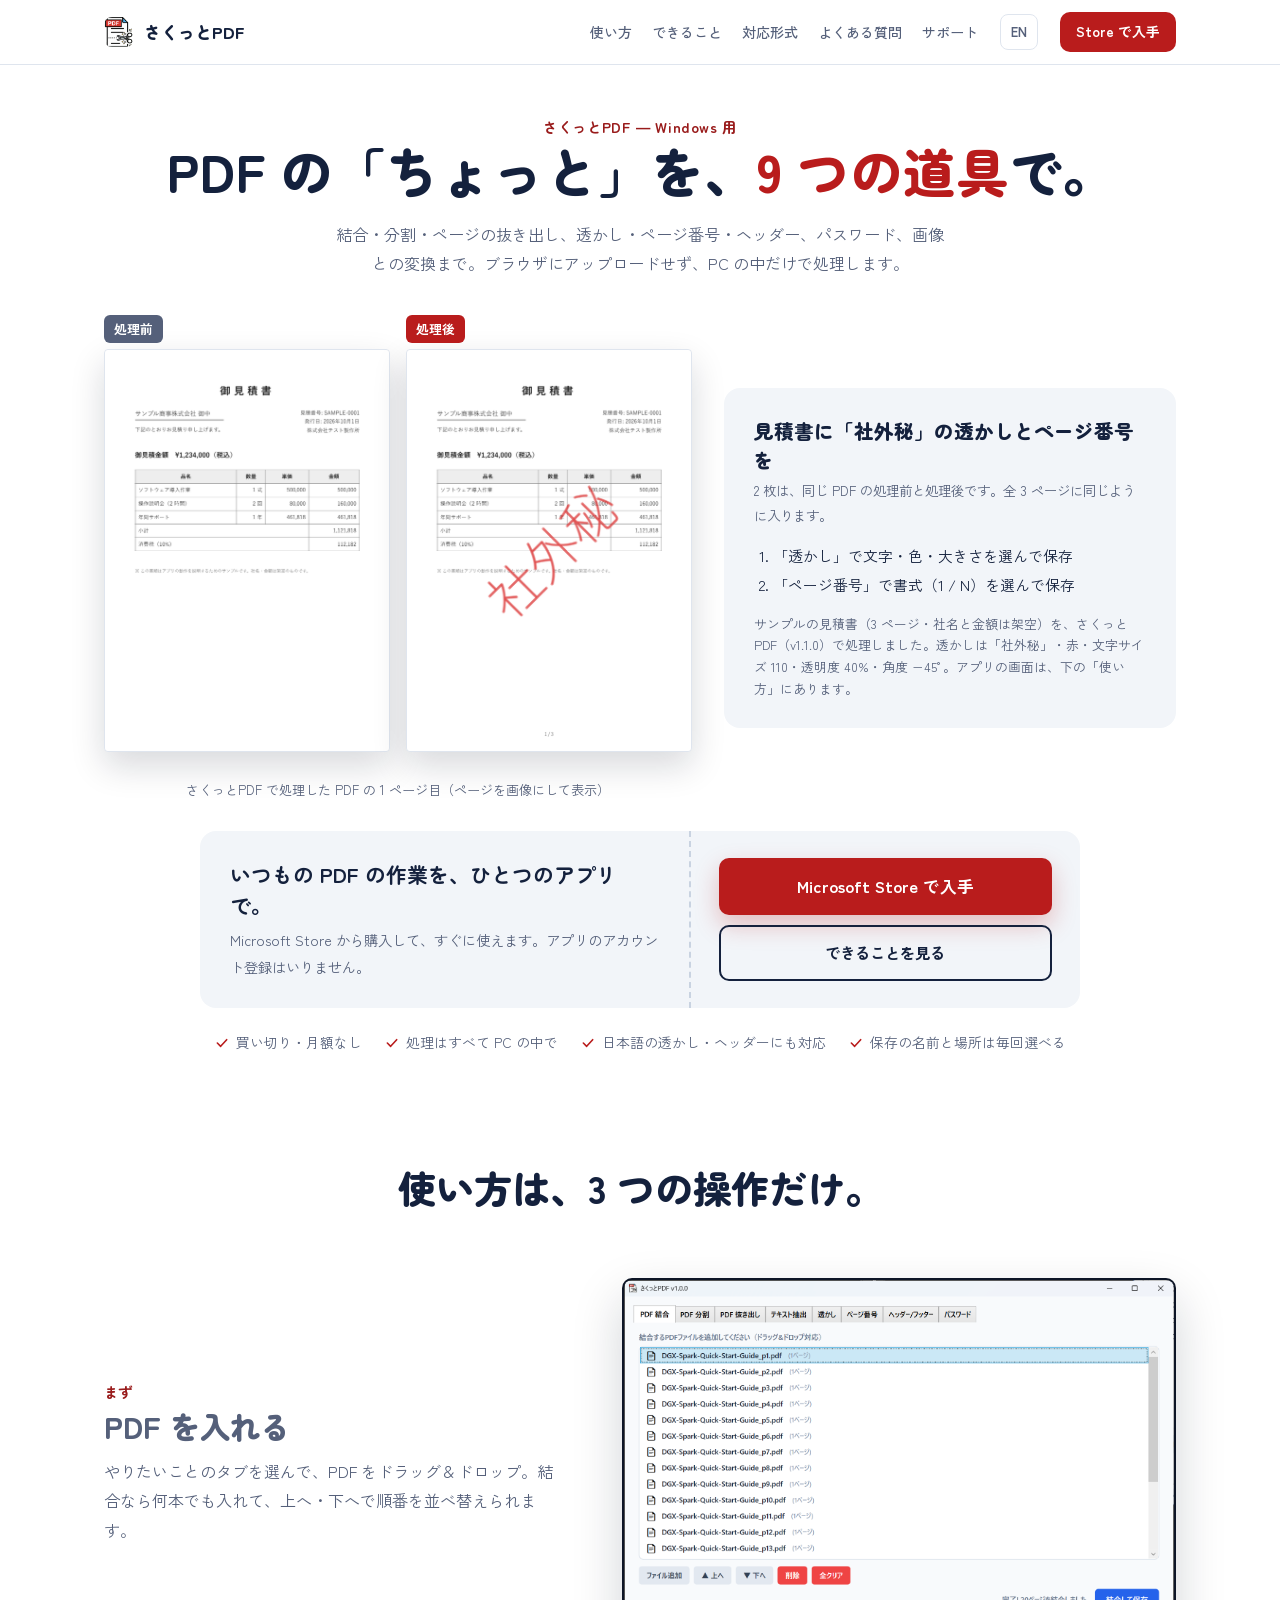
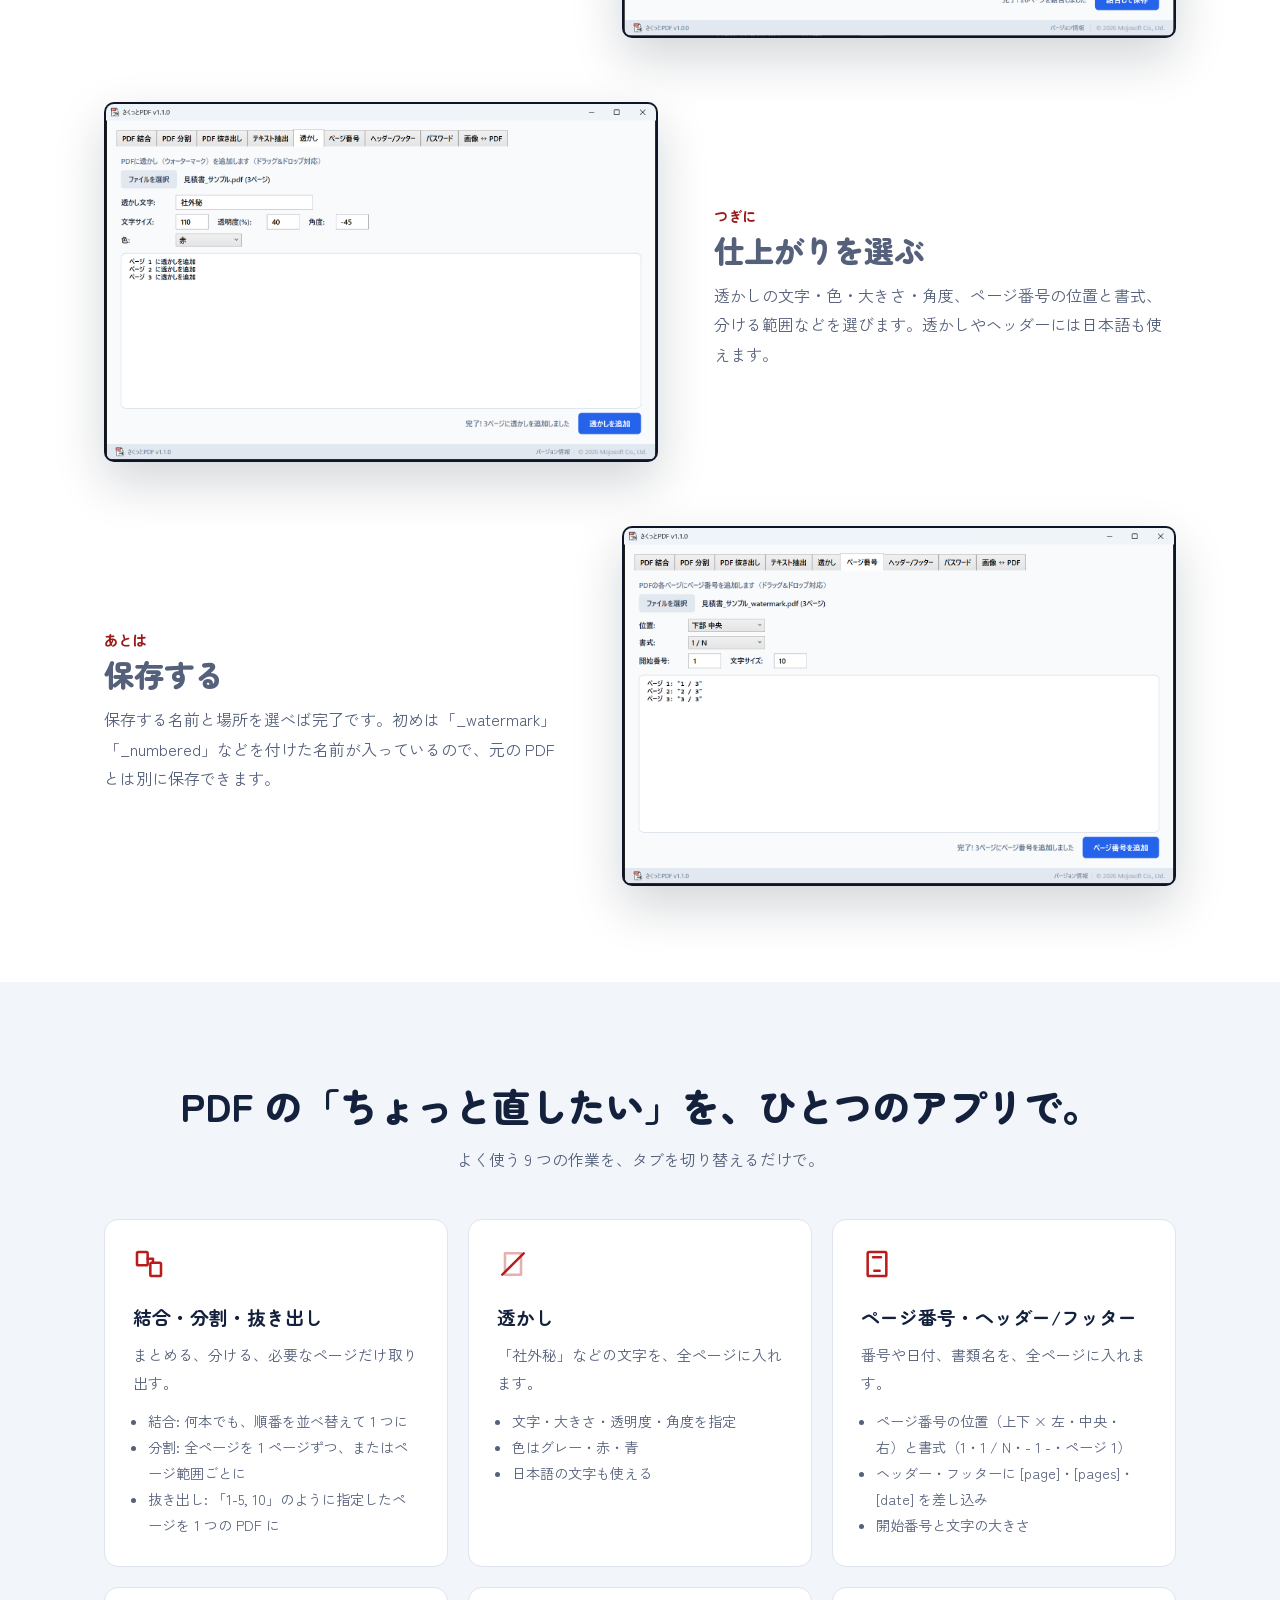
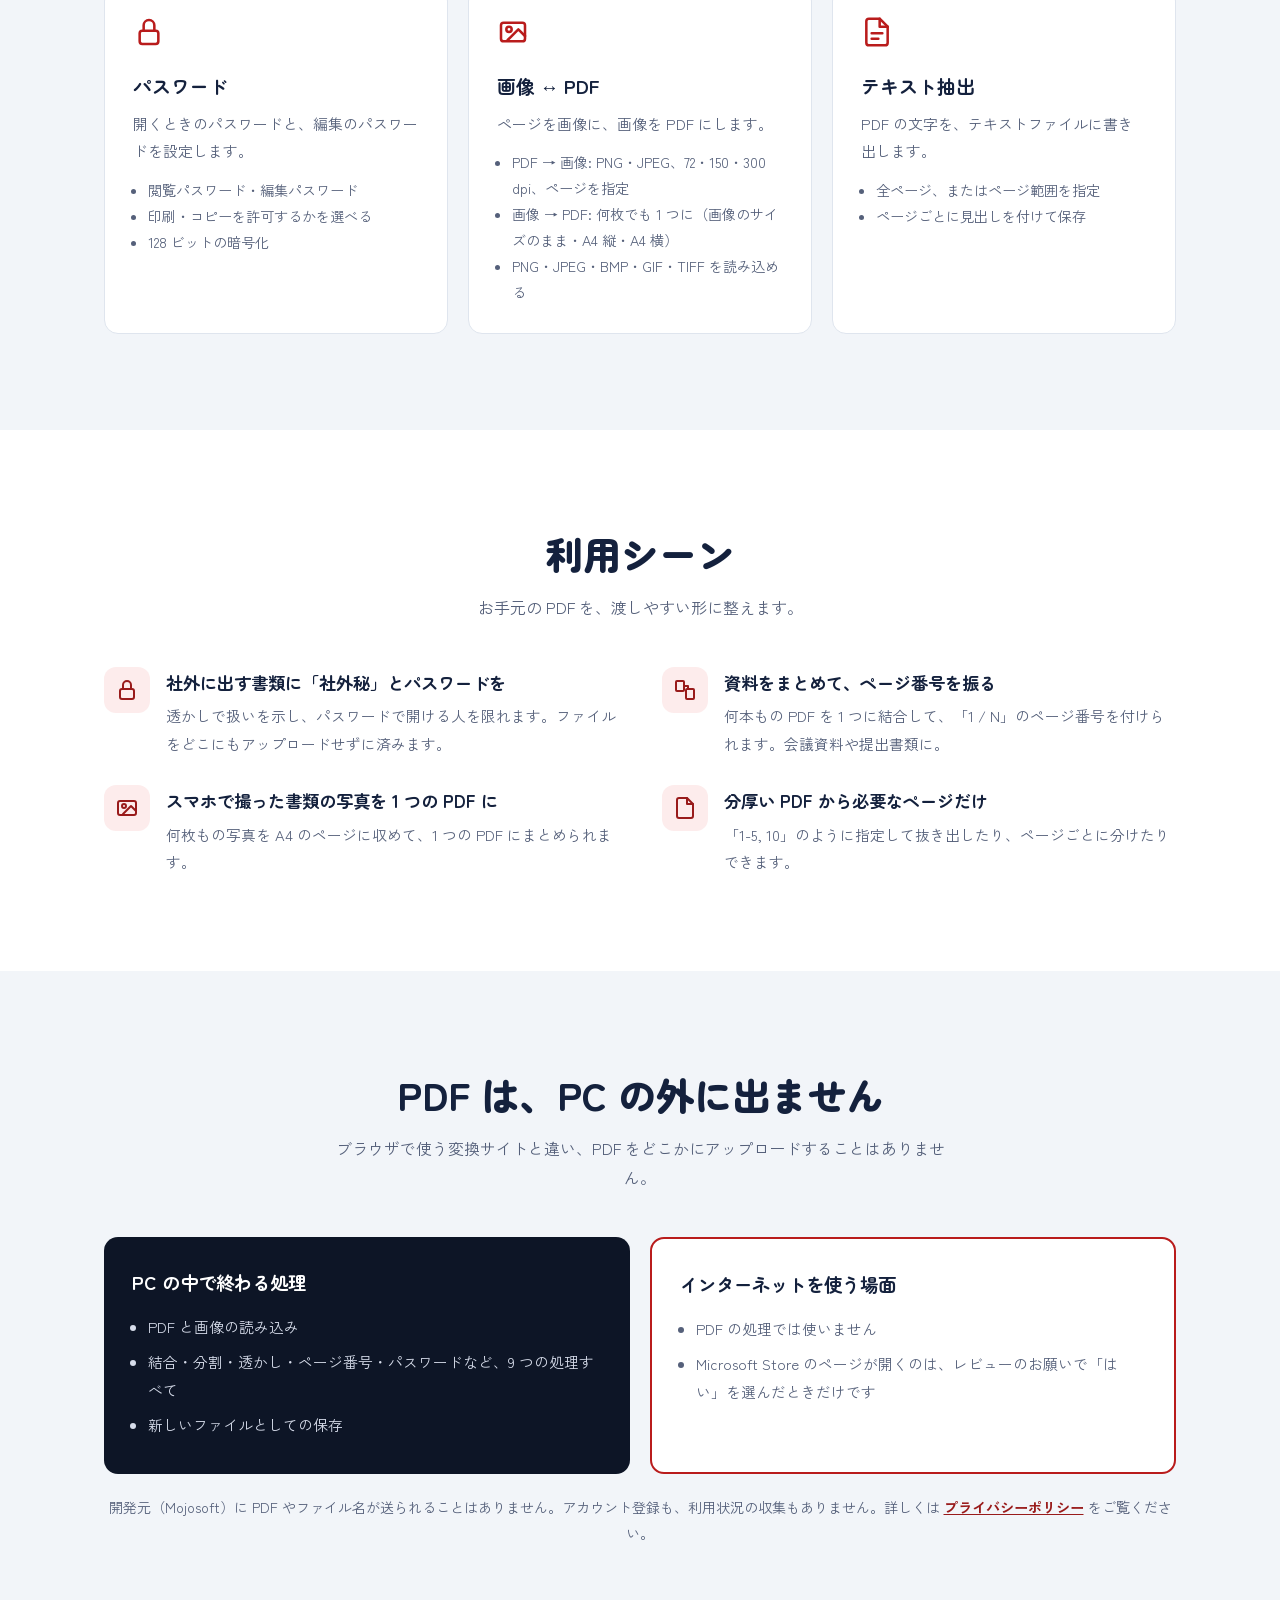
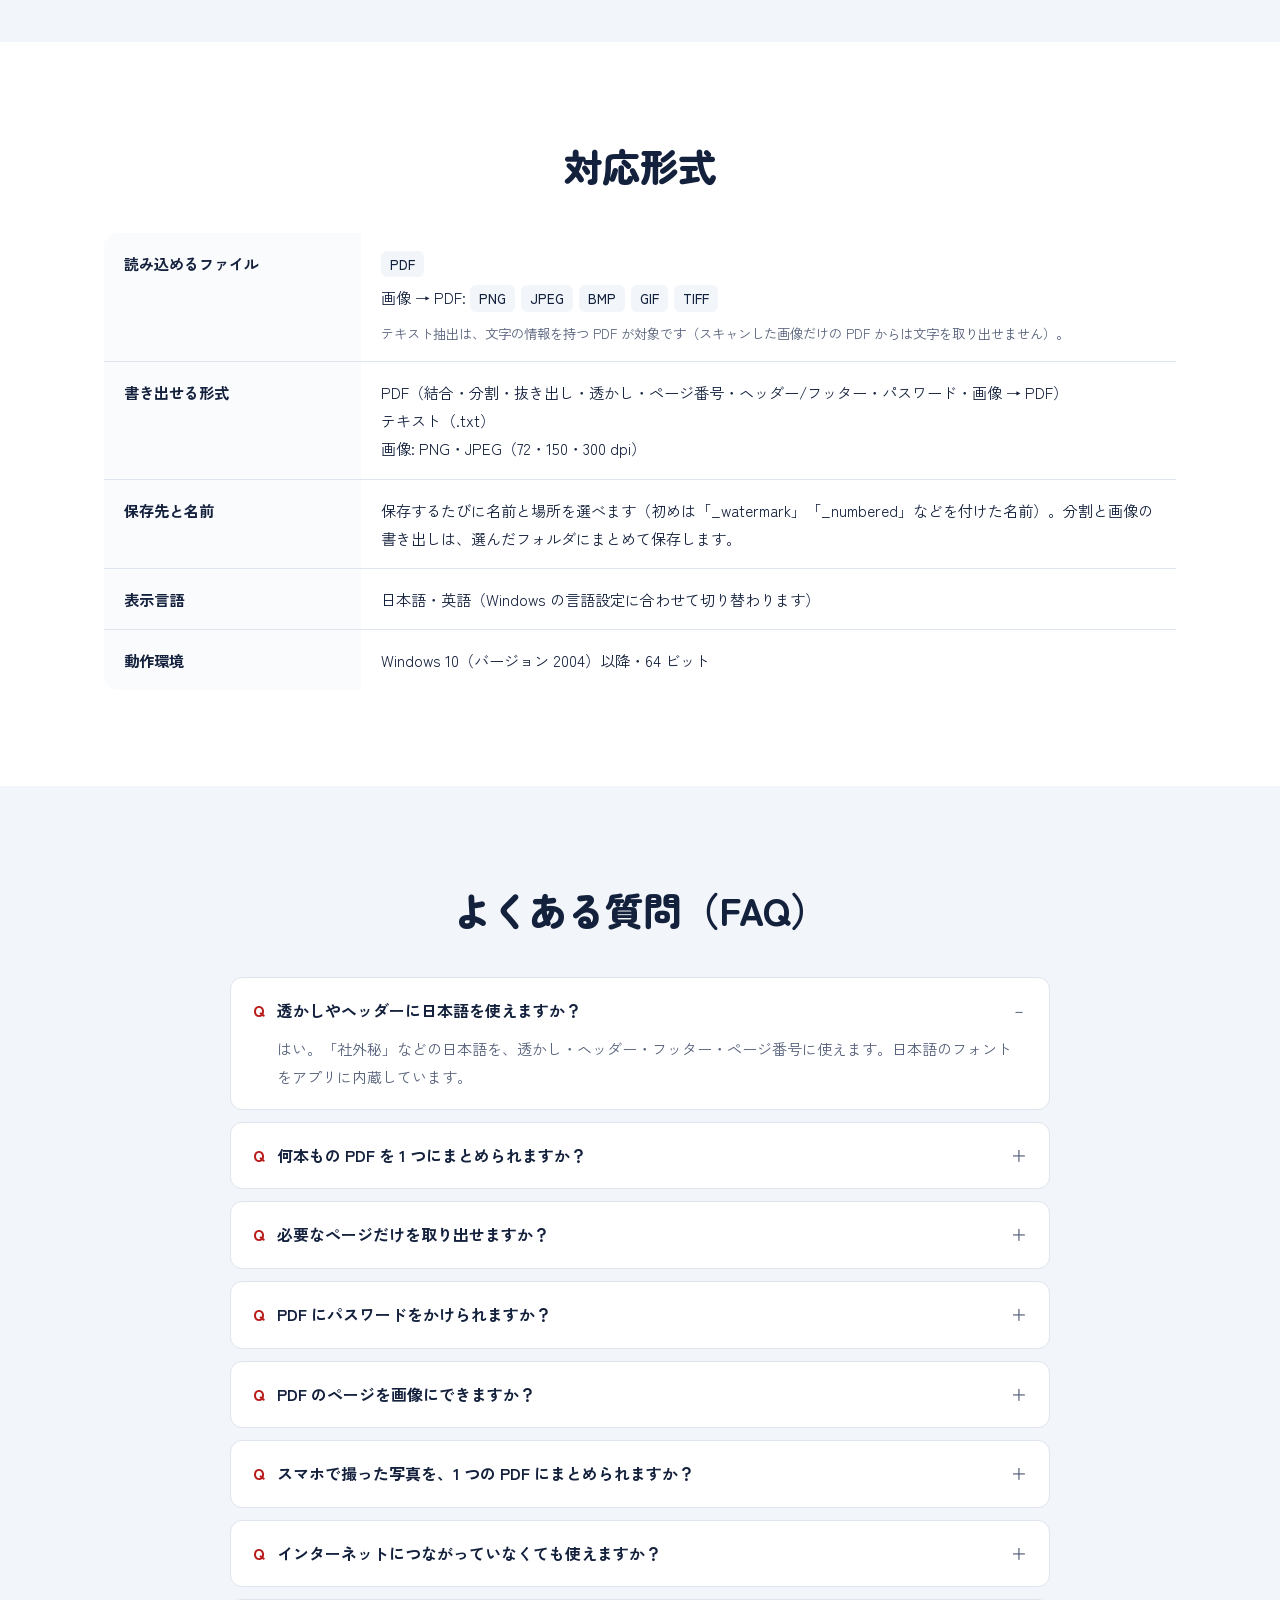
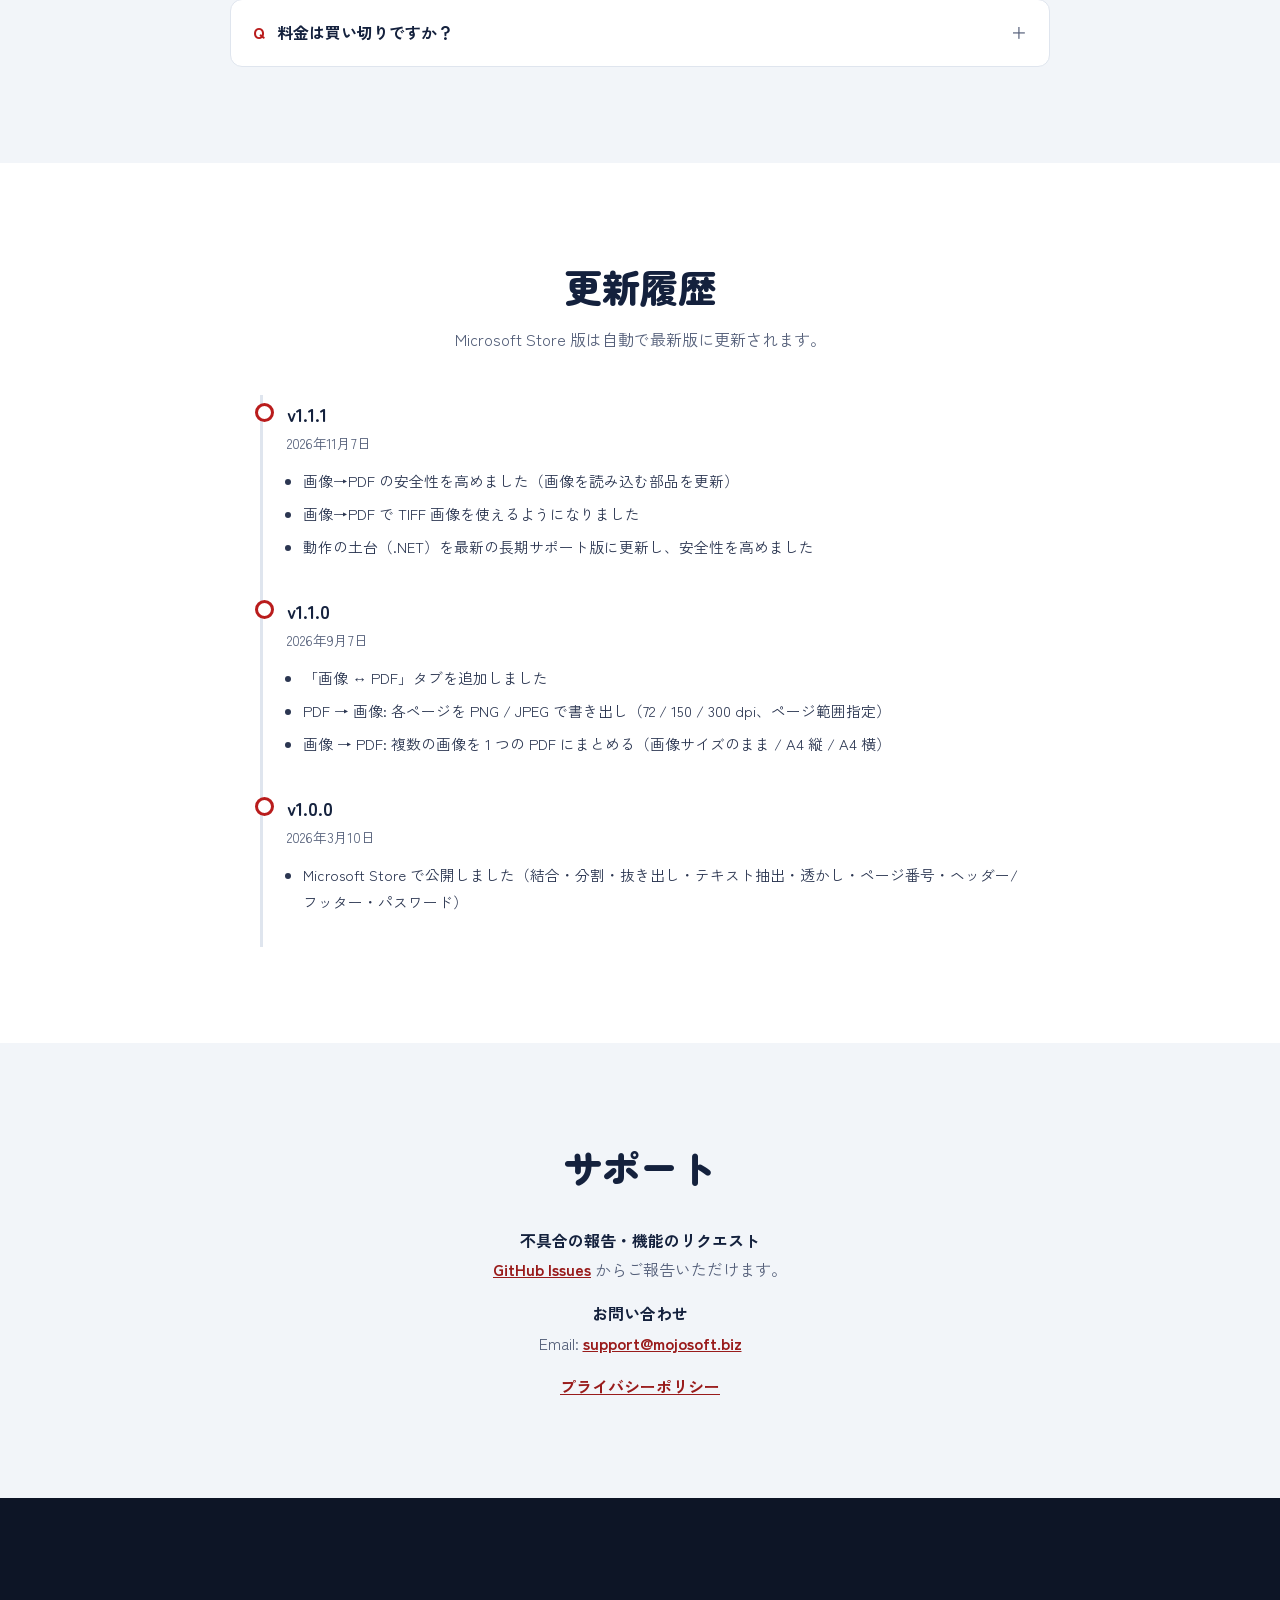
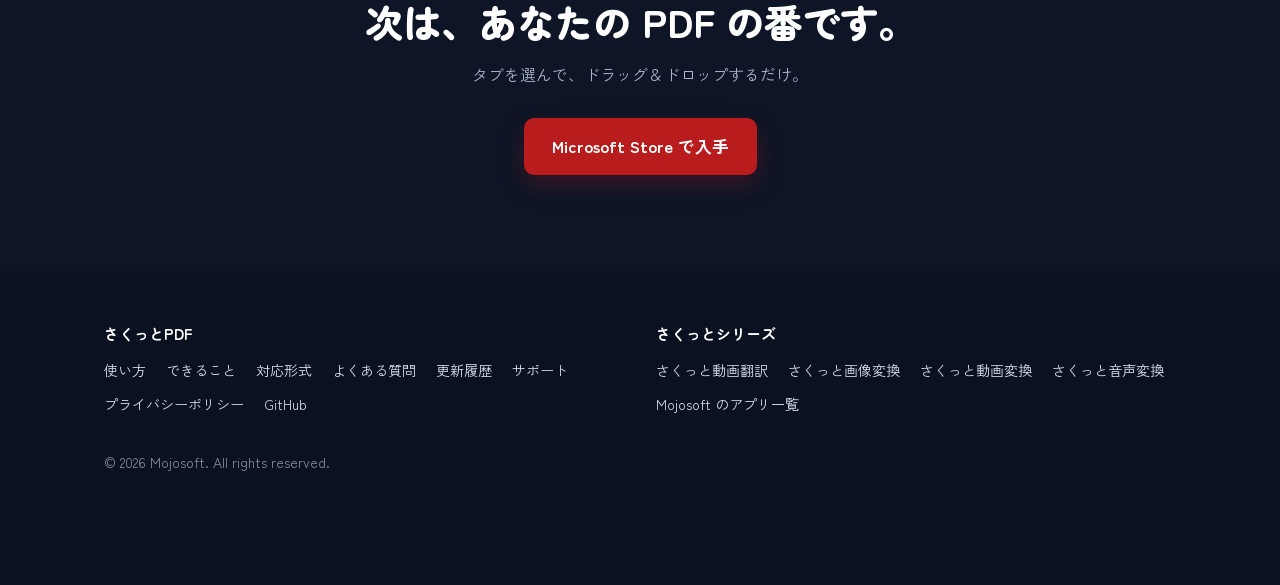
<file: index.html>
<!DOCTYPE html>
<html lang="ja">
<head>
<meta charset="UTF-8">
<meta name="viewport" content="width=device-width, initial-scale=1.0">
<title>さくっとPDF｜PDF結合・分割・透かし・ページ番号のWindowsソフト</title>
<meta name="description" content="PDFの結合・分割・ページの抜き出し・テキスト抽出・透かし・ページ番号・ヘッダーフッター・パスワード保護、PDFと画像の変換に対応したWindows用ソフト。日常のPDF作業を9つの機能でまとめて処理。処理はすべてPCの中で行います。">
<link rel="icon" type="image/x-icon" href="favicon.ico">
<link rel="icon" type="image/png" sizes="32x32" href="favicon-32.png">
<link rel="apple-touch-icon" href="apple-touch-icon.png">
<link rel="canonical" href="https://mojosoftjp.github.io/sakutto-pdf/">
<link rel="alternate" href="https://mojosoftjp.github.io/sakutto-pdf/" hreflang="ja">
<link rel="alternate" href="https://mojosoftjp.github.io/sakutto-pdf/en/" hreflang="en">
<link rel="alternate" href="https://mojosoftjp.github.io/sakutto-pdf/" hreflang="x-default">
<meta name="robots" content="index, follow, max-image-preview:large">
<meta property="og:title" content="さくっとPDF｜PDF結合・分割・透かし・ページ番号のWindowsソフト">
<meta property="og:description" content="PDFの結合・分割・ページの抜き出し・テキスト抽出・透かし・ページ番号・ヘッダーフッター・パスワード保護、PDFと画像の変換に対応したWindows用ソフト。日常のPDF作業を9つの機能でまとめて処理。処理はすべてPCの中で行います。">
<meta property="og:url" content="https://mojosoftjp.github.io/sakutto-pdf/">
<meta property="og:type" content="website">
<meta property="og:site_name" content="Mojosoft">
<meta property="og:locale" content="ja_JP">
<meta name="twitter:title" content="さくっとPDF｜PDF結合・分割・透かし・ページ番号のWindowsソフト">
<meta name="twitter:description" content="PDFの結合・分割・ページの抜き出し・テキスト抽出・透かし・ページ番号・ヘッダーフッター・パスワード保護、PDFと画像の変換に対応したWindows用ソフト。日常のPDF作業を9つの機能でまとめて処理。処理はすべてPCの中で行います。">
<meta property="og:image" content="https://mojosoftjp.github.io/sakutto-pdf/ss1.png">
<meta name="twitter:image" content="https://mojosoftjp.github.io/sakutto-pdf/ss1.png">
<meta property="og:image:alt" content="さくっとPDF｜PDF結合・分割・透かし・ページ番号のWindowsソフト">
<meta name="twitter:image:alt" content="さくっとPDF｜PDF結合・分割・透かし・ページ番号のWindowsソフト">
<meta property="og:image:width" content="1505">
<meta property="og:image:height" content="974">
<meta name="twitter:card" content="summary_large_image">
<link rel="preconnect" href="https://fonts.googleapis.com">
<link rel="preconnect" href="https://fonts.gstatic.com" crossorigin>
<link href="https://fonts.googleapis.com/css2?family=Zen+Kaku+Gothic+New:wght@400;500;700&family=Zen+Maru+Gothic:wght@700;900&display=swap" rel="stylesheet">
<link rel="stylesheet" href="style.css">
<script type="application/ld+json">
{
  "@context": "https://schema.org",
  "@graph": [
    {
      "@type": "SoftwareApplication",
      "@id": "https://mojosoftjp.github.io/sakutto-pdf/#software",
      "name": "さくっとPDF",
      "alternateName": "Sakutto PDF",
      "url": "https://mojosoftjp.github.io/sakutto-pdf/",
      "description": "PDFの結合・分割・ページの抜き出し・テキスト抽出・透かし・ページ番号・ヘッダーフッター・パスワード保護、PDFと画像の変換に対応したWindows用ソフト。日常のPDF作業を9つの機能でまとめて処理。処理はすべてPCの中で行います。",
      "image": "https://mojosoftjp.github.io/sakutto-pdf/ss1.png",
      "operatingSystem": "Windows",
      "applicationCategory": "UtilitiesApplication",
      "inLanguage": "ja",
      "sameAs": [
        "https://apps.microsoft.com/detail/9P1GW699TK0N"
      ],
      "publisher": {
        "@type": "Organization",
        "@id": "https://mojosoft.biz/#organization",
        "name": "Mojosoft",
        "url": "https://mojosoft.biz/"
      }
    },
    {
      "@type": "BreadcrumbList",
      "@id": "https://mojosoftjp.github.io/sakutto-pdf/#breadcrumb",
      "itemListElement": [
        {
          "@type": "ListItem",
          "position": 1,
          "name": "Mojosoft",
          "item": "https://mojosoft.biz/"
        },
        {
          "@type": "ListItem",
          "position": 2,
          "name": "さくっとPDF",
          "item": "https://mojosoftjp.github.io/sakutto-pdf/"
        }
      ]
    },
    {
      "@type": "WebPage",
      "@id": "https://mojosoftjp.github.io/sakutto-pdf/#webpage",
      "url": "https://mojosoftjp.github.io/sakutto-pdf/",
      "name": "さくっとPDF｜PDF結合・分割・透かし・ページ番号のWindowsソフト",
      "inLanguage": "ja",
      "mainEntity": {
        "@id": "https://mojosoftjp.github.io/sakutto-pdf/#software"
      },
      "breadcrumb": {
        "@id": "https://mojosoftjp.github.io/sakutto-pdf/#breadcrumb"
      }
    }
  ]
}
</script>
</head>
<body>

<header class="site-header"><div class="wrap">
  <a class="brand" href="./"><img src="logo-96.png" alt="" width="30" height="30">さくっとPDF</a>
  <nav class="site-nav" aria-label="ページ内">
    <a href="#how">使い方</a><a href="#features">できること</a><a href="#formats">対応形式</a><a href="#faq">よくある質問</a><a href="#support">サポート</a>
  </nav>
  <a class="lang" href="en/" hreflang="en" lang="en">EN</a>
  <a class="btn btn-main btn-sm" href="https://apps.microsoft.com/detail/9P1GW699TK0N?cid=lp-index">Store で入手</a>
</div></header>

<main>
<div class="hero"><div class="wrap">
  <h1><span class="eyebrow">さくっとPDF ― Windows 用</span>PDF の「ちょっと」を、<span class="nb"><b>9 つの道具</b>で。</span></h1>
  <p class="lede">結合・分割・ページの抜き出し、透かし・ページ番号・ヘッダー、パスワード、画像との変換まで。ブラウザにアップロードせず、PC の中だけで処理します。</p>

  <div class="result">
    <figure class="result-shot pages">
      <div class="pair-item"><span class="pair-label">処理前</span><div class="paper"><img src="pdf_ja_before.png" alt="処理前の見積書（サンプル）の 1 ページ目" width="600" height="849"></div></div>
      <div class="pair-item after"><span class="pair-label">処理後</span><div class="paper"><img src="pdf_ja_after.png" alt="処理後の 1 ページ目。赤い「社外秘」の透かしが斜めに入り、下に「1 / 3」のページ番号が付いている" width="600" height="849"></div></div>
      <figcaption>さくっとPDF で処理した PDF の 1 ページ目（ページを画像にして表示）</figcaption>
    </figure>
    <div class="nums">
      <h2 id="h-demo">見積書に「社外秘」の透かしとページ番号を</h2>
      <p class="nums-src">2 枚は、同じ PDF の処理前と処理後です。全 3 ページに同じように入ります。</p>
      <ol class="nums-steps"><li>「透かし」で文字・色・大きさを選んで保存</li><li>「ページ番号」で書式（1 / N）を選んで保存</li></ol>
      <p class="nums-note">サンプルの見積書（3 ページ・社名と金額は架空）を、さくっとPDF（v1.1.0）で処理しました。透かしは「社外秘」・赤・文字サイズ 110・透明度 40%・角度 −45°。アプリの画面は、下の「使い方」にあります。</p>
    </div>
  </div>

  <div class="ticket">
    <div class="l"><b>いつもの PDF の作業を、ひとつのアプリで。</b><p>Microsoft Store から購入して、すぐに使えます。アプリのアカウント登録はいりません。</p></div>
    <div class="r">
      <a class="btn btn-main" href="https://apps.microsoft.com/detail/9P1GW699TK0N?cid=lp-index">Microsoft Store で入手</a>
      <a class="btn btn-line" href="#features">できることを見る</a>
    </div>
  </div>
  <div class="assure">
    <span><svg viewBox="0 0 24 24"><path d="M5 12l5 5 9-10"/></svg>買い切り・月額なし</span>
    <span><svg viewBox="0 0 24 24"><path d="M5 12l5 5 9-10"/></svg>処理はすべて PC の中で</span>
    <span><svg viewBox="0 0 24 24"><path d="M5 12l5 5 9-10"/></svg>日本語の透かし・ヘッダーにも対応</span>
    <span><svg viewBox="0 0 24 24"><path d="M5 12l5 5 9-10"/></svg>保存の名前と場所は毎回選べる</span>
  </div>
</div></div>

<section id="how"><div class="wrap">
  <h2 class="h2 center">使い方は、3 つの操作だけ。</h2>
  <div class="row">
    <div class="txt"><p class="verb"><small>まず</small>PDF を入れる</p><p>やりたいことのタブを選んで、PDF をドラッグ＆ドロップ。結合なら何本でも入れて、上へ・下へで順番を並べ替えられます。</p></div>
    <div class="frame"><img src="ss1.png" alt="複数の PDF を結合のリストに入れた画面" width="1505" height="974" loading="lazy"></div>
  </div>
  <div class="row">
    <div class="txt"><p class="verb"><small>つぎに</small>仕上がりを選ぶ</p><p>透かしの文字・色・大きさ・角度、ページ番号の位置と書式、分ける範囲などを選びます。透かしやヘッダーには日本語も使えます。</p></div>
    <div class="frame"><img src="pdf_ja_wm.png" alt="透かしのタブで「社外秘」・赤・文字サイズ 110 を選び、3 ページに追加した画面" width="1505" height="974" loading="lazy"></div>
  </div>
  <div class="row">
    <div class="txt"><p class="verb"><small>あとは</small>保存する</p><p>保存する名前と場所を選べば完了です。初めは「_watermark」「_numbered」などを付けた名前が入っているので、元の PDF とは別に保存できます。</p></div>
    <div class="frame"><img src="pdf_ja_pn.png" alt="ページ番号のタブで書式「1 / N」を選び、3 ページに追加した画面" width="1505" height="974" loading="lazy"></div>
  </div>
</div></section>

<section id="features" class="soft"><div class="wrap">
  <div class="center"><h2 class="h2">PDF の「ちょっと直したい」を、ひとつのアプリで。</h2><p class="sub">よく使う 9 つの作業を、タブを切り替えるだけで。</p></div>
  <div class="features three">
    <div class="feature"><svg viewBox="0 0 24 24"><rect x="3" y="3" width="8" height="10" rx="1"/><rect x="13" y="11" width="8" height="10" rx="1"/><path d="M11 8h4v3"/></svg><h3>結合・分割・抜き出し</h3><p>まとめる、分ける、必要なページだけ取り出す。</p><ul><li>結合: 何本でも、順番を並べ替えて 1 つに</li><li>分割: 全ページを 1 ページずつ、またはページ範囲ごとに</li><li>抜き出し: 「1-5, 10」のように指定したページを 1 つの PDF に</li></ul></div>
    <div class="feature"><svg viewBox="0 0 24 24"><path d="M4 20L20 4"/><path d="M6 4h12v16H6z" opacity=".35"/></svg><h3>透かし</h3><p>「社外秘」などの文字を、全ページに入れます。</p><ul><li>文字・大きさ・透明度・角度を指定</li><li>色はグレー・赤・青</li><li>日本語の文字も使える</li></ul></div>
    <div class="feature"><svg viewBox="0 0 24 24"><rect x="5" y="3" width="14" height="18" rx="1"/><path d="M9 7h6M10 17h4"/></svg><h3>ページ番号・ヘッダー/フッター</h3><p>番号や日付、書類名を、全ページに入れます。</p><ul><li>ページ番号の位置（上下 × 左・中央・右）と書式（1・1 / N・- 1 -・ページ 1）</li><li>ヘッダー・フッターに [page]・[pages]・[date] を差し込み</li><li>開始番号と文字の大きさ</li></ul></div>
    <div class="feature"><svg viewBox="0 0 24 24"><rect x="5" y="11" width="14" height="10" rx="2"/><path d="M8 11V7a4 4 0 0 1 8 0v4"/></svg><h3>パスワード</h3><p>開くときのパスワードと、編集のパスワードを設定します。</p><ul><li>閲覧パスワード・編集パスワード</li><li>印刷・コピーを許可するかを選べる</li><li>128 ビットの暗号化</li></ul></div>
    <div class="feature"><svg viewBox="0 0 24 24"><rect x="3" y="5" width="18" height="14" rx="2"/><circle cx="9" cy="10" r="2"/><path d="M21 15l-5-5-8 8"/></svg><h3>画像 ↔ PDF</h3><p>ページを画像に、画像を PDF にします。</p><ul><li>PDF → 画像: PNG・JPEG、72・150・300 dpi、ページを指定</li><li>画像 → PDF: 何枚でも 1 つに（画像のサイズのまま・A4 縦・A4 横）</li><li>PNG・JPEG・BMP・GIF・TIFF を読み込める</li></ul></div>
    <div class="feature"><svg viewBox="0 0 24 24"><path d="M14 2H6a2 2 0 0 0-2 2v16a2 2 0 0 0 2 2h12a2 2 0 0 0 2-2V8z"/><path d="M14 2v6h6M8 13h8M8 17h5"/></svg><h3>テキスト抽出</h3><p>PDF の文字を、テキストファイルに書き出します。</p><ul><li>全ページ、またはページ範囲を指定</li><li>ページごとに見出しを付けて保存</li></ul></div>
  </div>
</div></section>

<section id="use-cases"><div class="wrap">
  <div class="center"><h2 class="h2">利用シーン</h2><p class="sub">お手元の PDF を、渡しやすい形に整えます。</p></div>
  <div class="cases">
    <div class="case"><div class="ic"><svg viewBox="0 0 24 24"><rect x="5" y="11" width="14" height="10" rx="2"/><path d="M8 11V7a4 4 0 0 1 8 0v4"/></svg></div><div><h3>社外に出す書類に「社外秘」とパスワードを</h3><p>透かしで扱いを示し、パスワードで開ける人を限れます。ファイルをどこにもアップロードせずに済みます。</p></div></div>
    <div class="case"><div class="ic"><svg viewBox="0 0 24 24"><rect x="3" y="3" width="8" height="10" rx="1"/><rect x="13" y="11" width="8" height="10" rx="1"/><path d="M11 8h4v3"/></svg></div><div><h3>資料をまとめて、ページ番号を振る</h3><p>何本もの PDF を 1 つに結合して、「1 / N」のページ番号を付けられます。会議資料や提出書類に。</p></div></div>
    <div class="case"><div class="ic"><svg viewBox="0 0 24 24"><rect x="3" y="5" width="18" height="14" rx="2"/><circle cx="9" cy="10" r="2"/><path d="M21 15l-5-5-8 8"/></svg></div><div><h3>スマホで撮った書類の写真を 1 つの PDF に</h3><p>何枚もの写真を A4 のページに収めて、1 つの PDF にまとめられます。</p></div></div>
    <div class="case"><div class="ic"><svg viewBox="0 0 24 24"><path d="M14 2H6a2 2 0 0 0-2 2v16a2 2 0 0 0 2 2h12a2 2 0 0 0 2-2V8z"/><path d="M14 2v6h6"/></svg></div><div><h3>分厚い PDF から必要なページだけ</h3><p>「1-5, 10」のように指定して抜き出したり、ページごとに分けたりできます。</p></div></div>
  </div>
</div></section>

<section id="data-flow" class="soft"><div class="wrap">
  <div class="center"><h2 class="h2">PDF は、PC の外に出ません</h2><p class="sub">ブラウザで使う変換サイトと違い、PDF をどこかにアップロードすることはありません。</p></div>
  <div class="flow">
    <div class="pc"><h3>PC の中で終わる処理</h3><ul><li>PDF と画像の読み込み</li><li>結合・分割・透かし・ページ番号・パスワードなど、9 つの処理すべて</li><li>新しいファイルとしての保存</li></ul></div>
    <div class="net"><h3>インターネットを使う場面</h3><ul><li>PDF の処理では使いません</li><li>Microsoft Store のページが開くのは、レビューのお願いで「はい」を選んだときだけです</li></ul></div>
  </div>
  <p class="flow-note center">開発元（Mojosoft）に PDF やファイル名が送られることはありません。アカウント登録も、利用状況の収集もありません。詳しくは <a href="privacy.html">プライバシーポリシー</a> をご覧ください。</p>
</div></section>

<section id="formats"><div class="wrap">
  <div class="center"><h2 class="h2">対応形式</h2></div>
  <table class="spec">
    <tr><th scope="row">読み込めるファイル</th><td><span>PDF</span><br>画像 → PDF: <span>PNG</span><span>JPEG</span><span>BMP</span><span>GIF</span><span>TIFF</span><small>テキスト抽出は、文字の情報を持つ PDF が対象です（スキャンした画像だけの PDF からは文字を取り出せません）。</small></td></tr>
    <tr><th scope="row">書き出せる形式</th><td>PDF（結合・分割・抜き出し・透かし・ページ番号・ヘッダー/フッター・パスワード・画像 → PDF）<br>テキスト（.txt）<br>画像: PNG・JPEG（72・150・300 dpi）</td></tr>
    <tr><th scope="row">保存先と名前</th><td>保存するたびに名前と場所を選べます（初めは「_watermark」「_numbered」などを付けた名前）。分割と画像の書き出しは、選んだフォルダにまとめて保存します。</td></tr>
    <tr><th scope="row">表示言語</th><td>日本語・英語（Windows の言語設定に合わせて切り替わります）</td></tr>
    <tr><th scope="row">動作環境</th><td>Windows 10（バージョン 2004）以降・64 ビット</td></tr>
  </table>
</div></section>

<section id="faq" class="soft"><div class="wrap">
  <h2 class="h2 center">よくある質問（FAQ）</h2>
  <div class="faq">
    <details open><summary>透かしやヘッダーに日本語を使えますか？</summary><p>はい。「社外秘」などの日本語を、透かし・ヘッダー・フッター・ページ番号に使えます。日本語のフォントをアプリに内蔵しています。</p></details>
    <details><summary>何本もの PDF を 1 つにまとめられますか？</summary><p>はい。「PDF 結合」に入れて、上へ・下へで順番を並べ替えてから保存します。</p></details>
    <details><summary>必要なページだけを取り出せますか？</summary><p>はい。「PDF 抜き出し」で「1-5, 10, 15-20」のようにページを指定すると、1 つの PDF にまとめて保存します。</p></details>
    <details><summary>PDF にパスワードをかけられますか？</summary><p>はい。開くときの「閲覧パスワード」と、編集用の「編集パスワード」を設定でき、印刷やコピーを許可するかも選べます。</p></details>
    <details><summary>PDF のページを画像にできますか？</summary><p>はい。「画像 ↔ PDF」で、PNG または JPEG に書き出せます。解像度は 72・150・300 dpi から選べます。</p></details>
    <details><summary>スマホで撮った写真を、1 つの PDF にまとめられますか？</summary><p>はい。「画像 ↔ PDF」の「画像 → PDF」に入れて、ページを「A4 縦」などにすると、各写真を A4 のページの中央に収めた PDF になります。</p></details>
    <details><summary>インターネットにつながっていなくても使えますか？</summary><p>はい。PDF の処理は、すべて PC の中で行います。</p></details>
    <details><summary>料金は買い切りですか？</summary><p>はい。Microsoft Store で一度購入すれば、月額料金なしで使い続けられます。</p></details>
  </div>
</div></section>

<section id="changelog"><div class="wrap">
  <div class="center"><h2 class="h2">更新履歴</h2><p class="sub">Microsoft Store 版は自動で最新版に更新されます。</p></div>
  <div class="log">
    <article>
      <h3>v1.1.1</h3><time datetime="2026-11-07">2026年11月7日</time>
      <ul>
        <li>画像→PDF の安全性を高めました（画像を読み込む部品を更新）</li>
        <li>画像→PDF で TIFF 画像を使えるようになりました</li>
        <li>動作の土台（.NET）を最新の長期サポート版に更新し、安全性を高めました</li>
      </ul>
    </article>
    <article>
      <h3>v1.1.0</h3><time datetime="2026-09-07">2026年9月7日</time>
      <ul>
        <li>「画像 ↔ PDF」タブを追加しました</li>
        <li>PDF → 画像: 各ページを PNG / JPEG で書き出し（72 / 150 / 300 dpi、ページ範囲指定）</li>
        <li>画像 → PDF: 複数の画像を 1 つの PDF にまとめる（画像サイズのまま / A4 縦 / A4 横）</li>
      </ul>
    </article>
    <article>
      <h3>v1.0.0</h3><time datetime="2026-03-10">2026年3月10日</time>
      <ul><li>Microsoft Store で公開しました（結合・分割・抜き出し・テキスト抽出・透かし・ページ番号・ヘッダー/フッター・パスワード）</li></ul>
    </article>
  </div>
</div></section>

<section id="support" class="soft"><div class="wrap">
  <h2 class="h2 center">サポート</h2>
  <div class="support">
    <p><b>不具合の報告・機能のリクエスト</b><br><a href="https://github.com/mojosoftjp/sakutto-pdf/issues">GitHub Issues</a> からご報告いただけます。</p>
    <p><b>お問い合わせ</b><br>Email: <a href="mailto:support@mojosoft.biz">support@mojosoft.biz</a></p>
    <p><a href="privacy.html">プライバシーポリシー</a></p>
  </div>
</div></section>
</main>

<div class="band final on-dark"><div class="wrap">
  <h2 class="h2">次は、あなたの PDF の番です。</h2>
  <p>タブを選んで、ドラッグ＆ドロップするだけ。</p>
  <div class="btns">
    <a class="btn btn-main" href="https://apps.microsoft.com/detail/9P1GW699TK0N?cid=lp-index">Microsoft Store で入手</a>
  </div>
</div></div>

<footer class="site-footer"><div class="wrap">
  <div class="foot-grid">
    <div><h4>さくっとPDF</h4><div class="foot-links"><a href="#how">使い方</a><a href="#features">できること</a><a href="#formats">対応形式</a><a href="#faq">よくある質問</a><a href="#changelog">更新履歴</a><a href="#support">サポート</a><a href="privacy.html">プライバシーポリシー</a><a href="https://github.com/mojosoftjp/sakutto-pdf">GitHub</a></div></div>
    <div><h4>さくっとシリーズ</h4><div class="foot-links"><a href="https://mojosoftjp.github.io/sakutto-videotranslator/">さくっと動画翻訳</a><a href="https://mojosoftjp.github.io/sakutto-imageconverter/">さくっと画像変換</a><a href="https://mojosoftjp.github.io/sakutto-videoconverter/">さくっと動画変換</a><a href="https://mojosoftjp.github.io/sakutto-audioconverter/">さくっと音声変換</a><a href="https://mojosoftjp.github.io/">Mojosoft のアプリ一覧</a></div></div>
  </div>
  <p class="copyright">&copy; 2026 Mojosoft. All rights reserved.</p>
</div></footer>

<div class="sticky-cta">
  <a class="btn btn-main" href="https://apps.microsoft.com/detail/9P1GW699TK0N?cid=lp-index">Microsoft Store で入手</a>
</div>
</body>
</html>
</file>
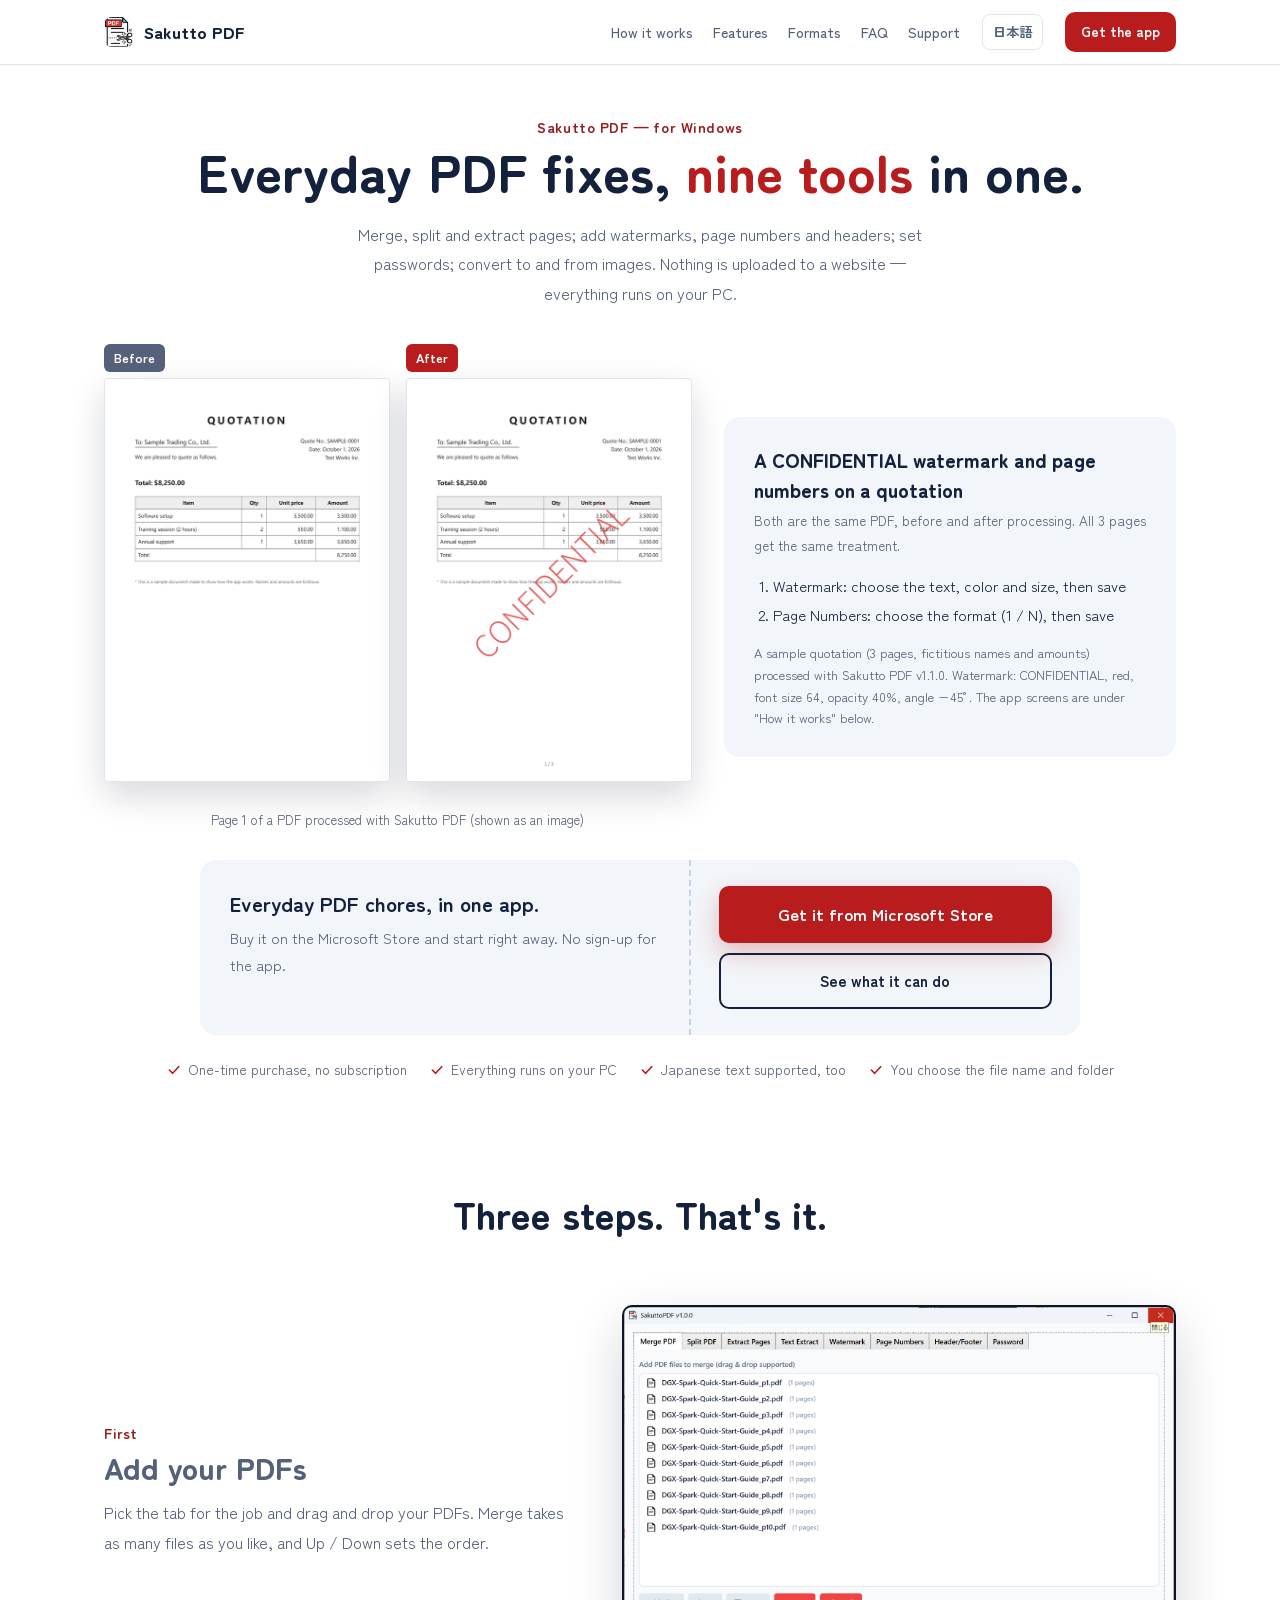
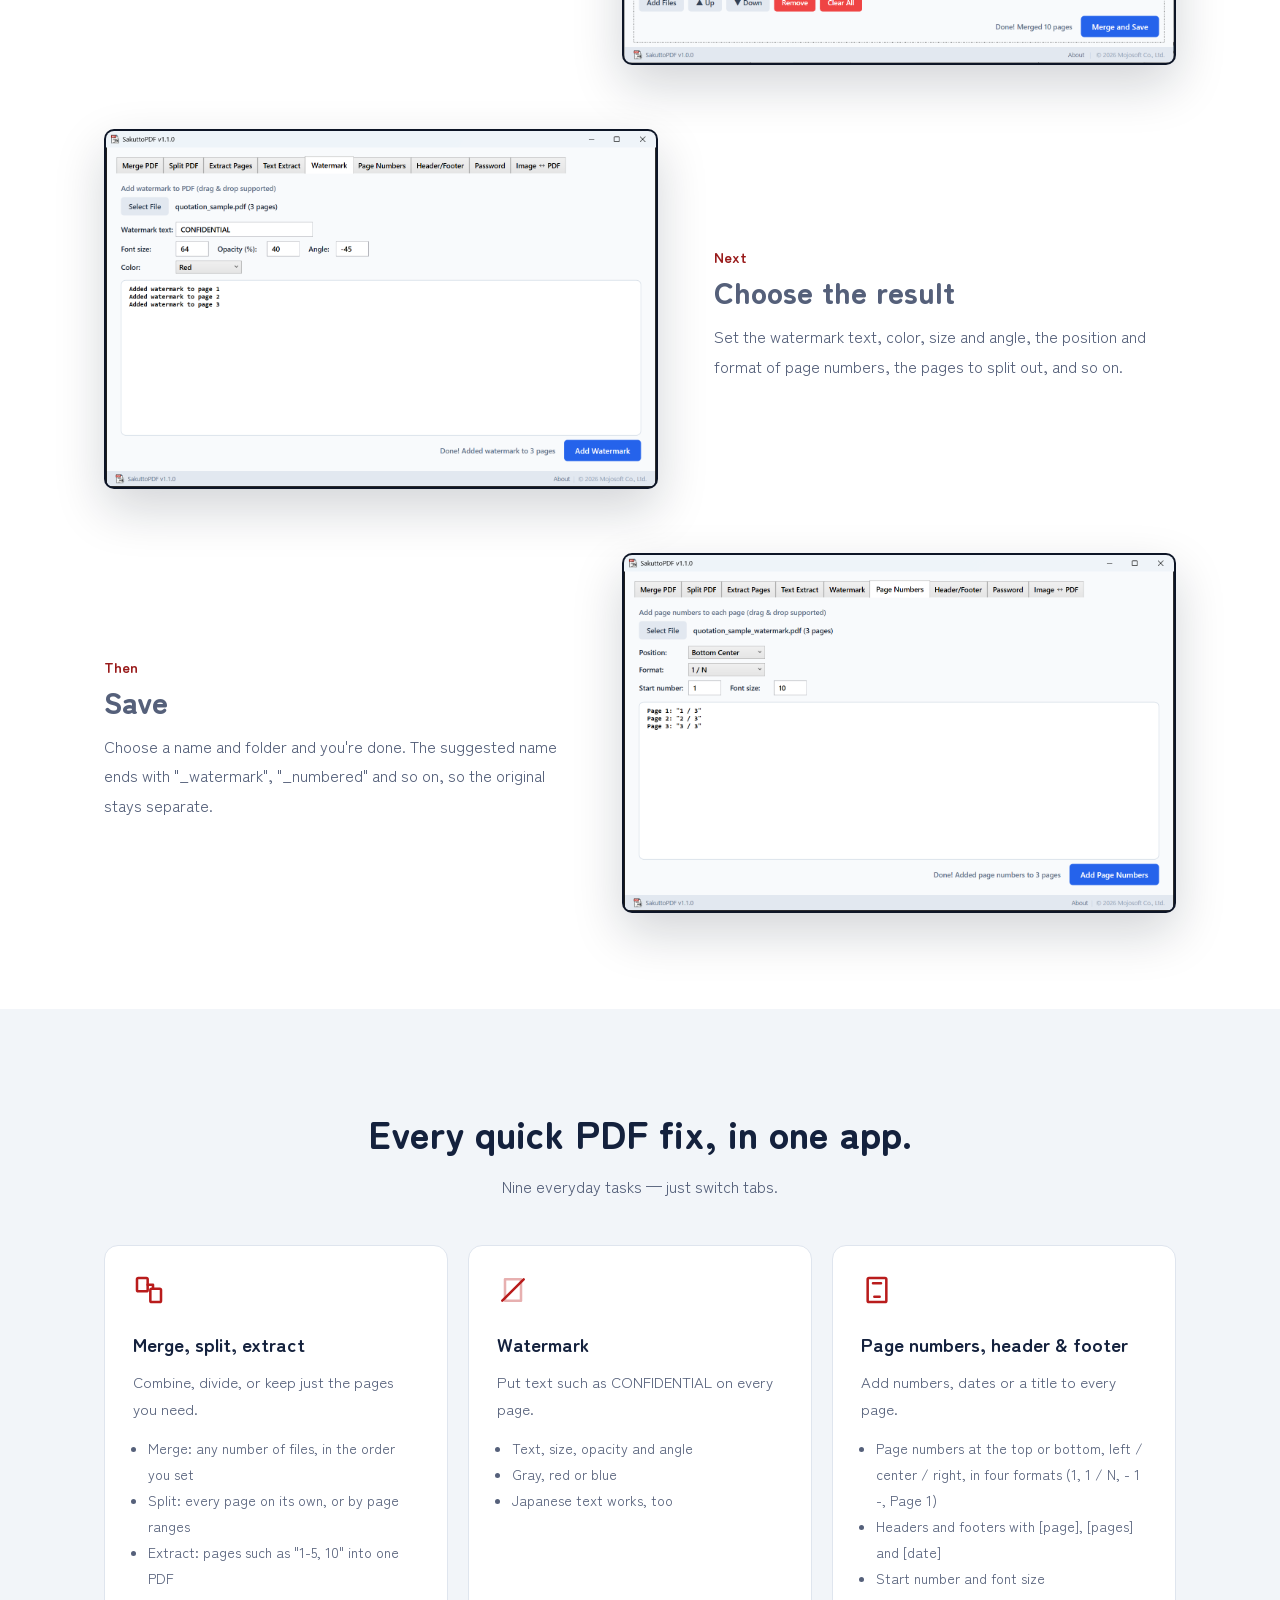
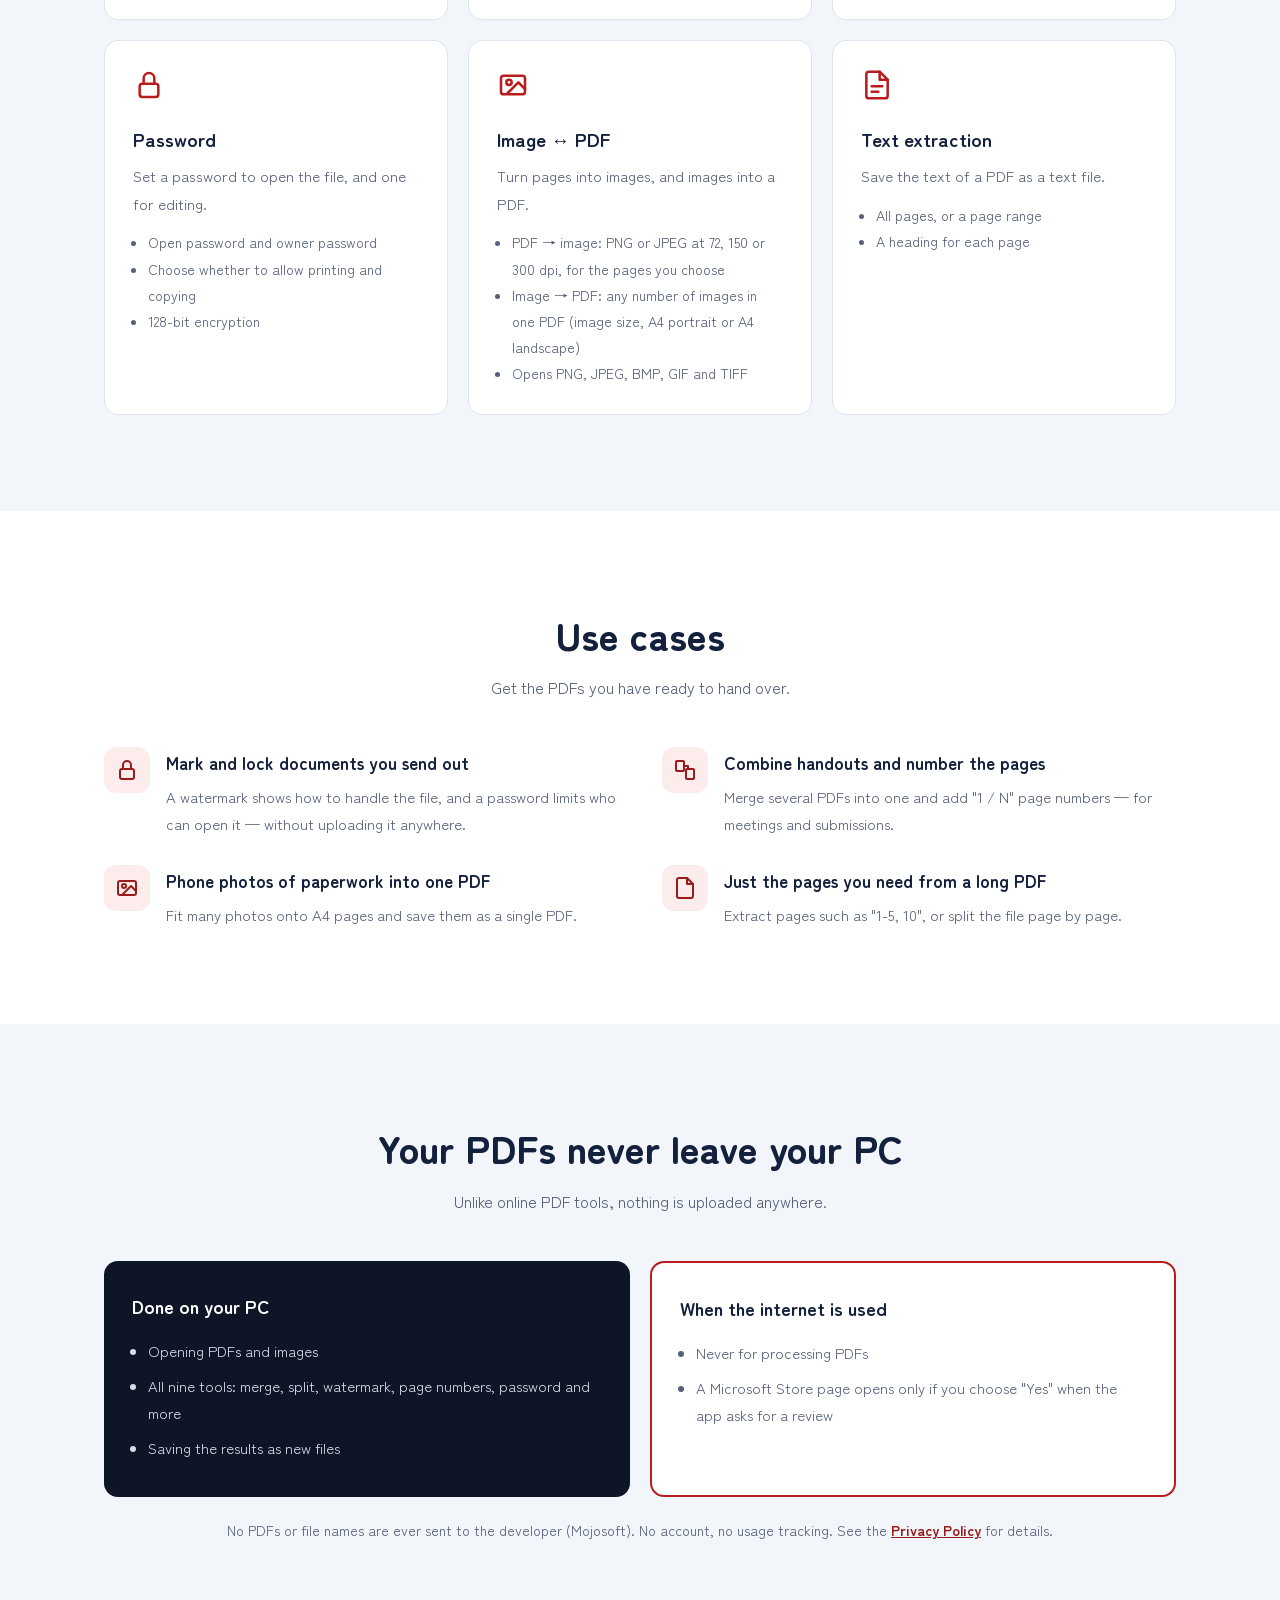
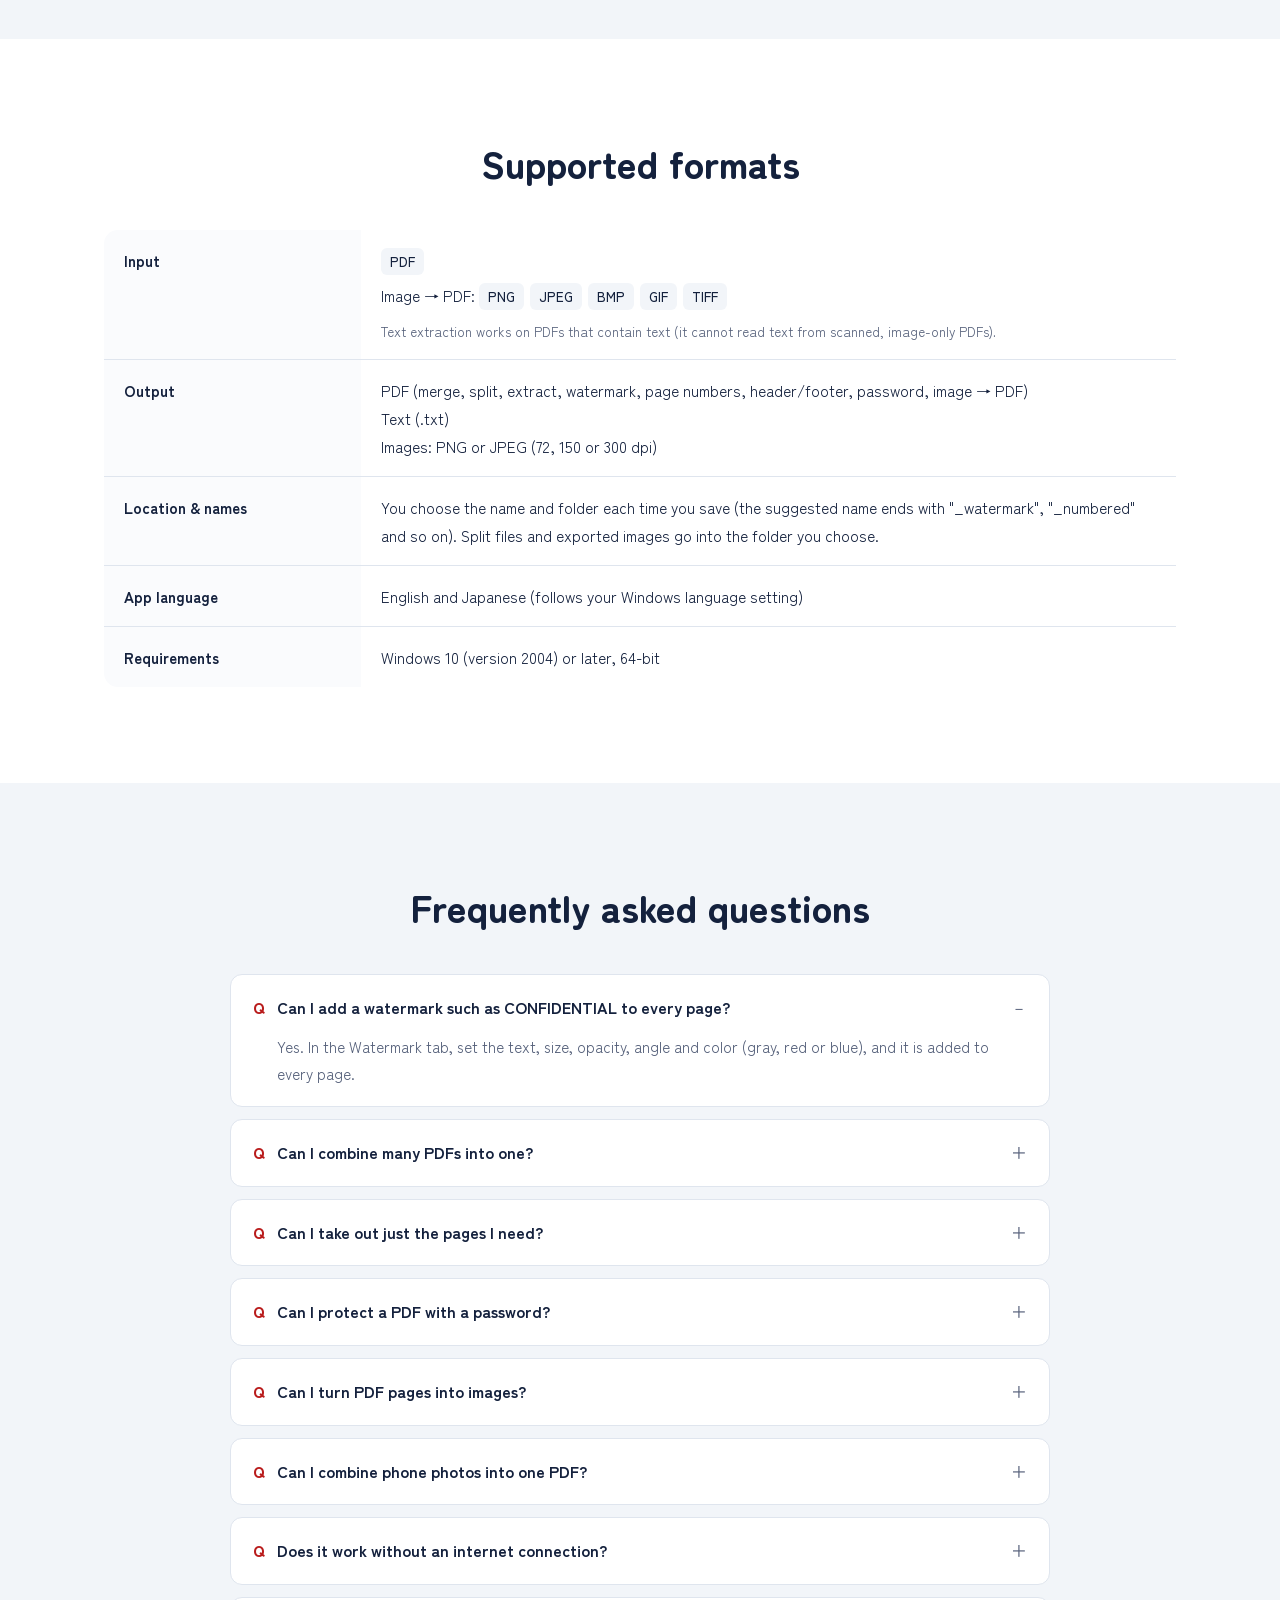
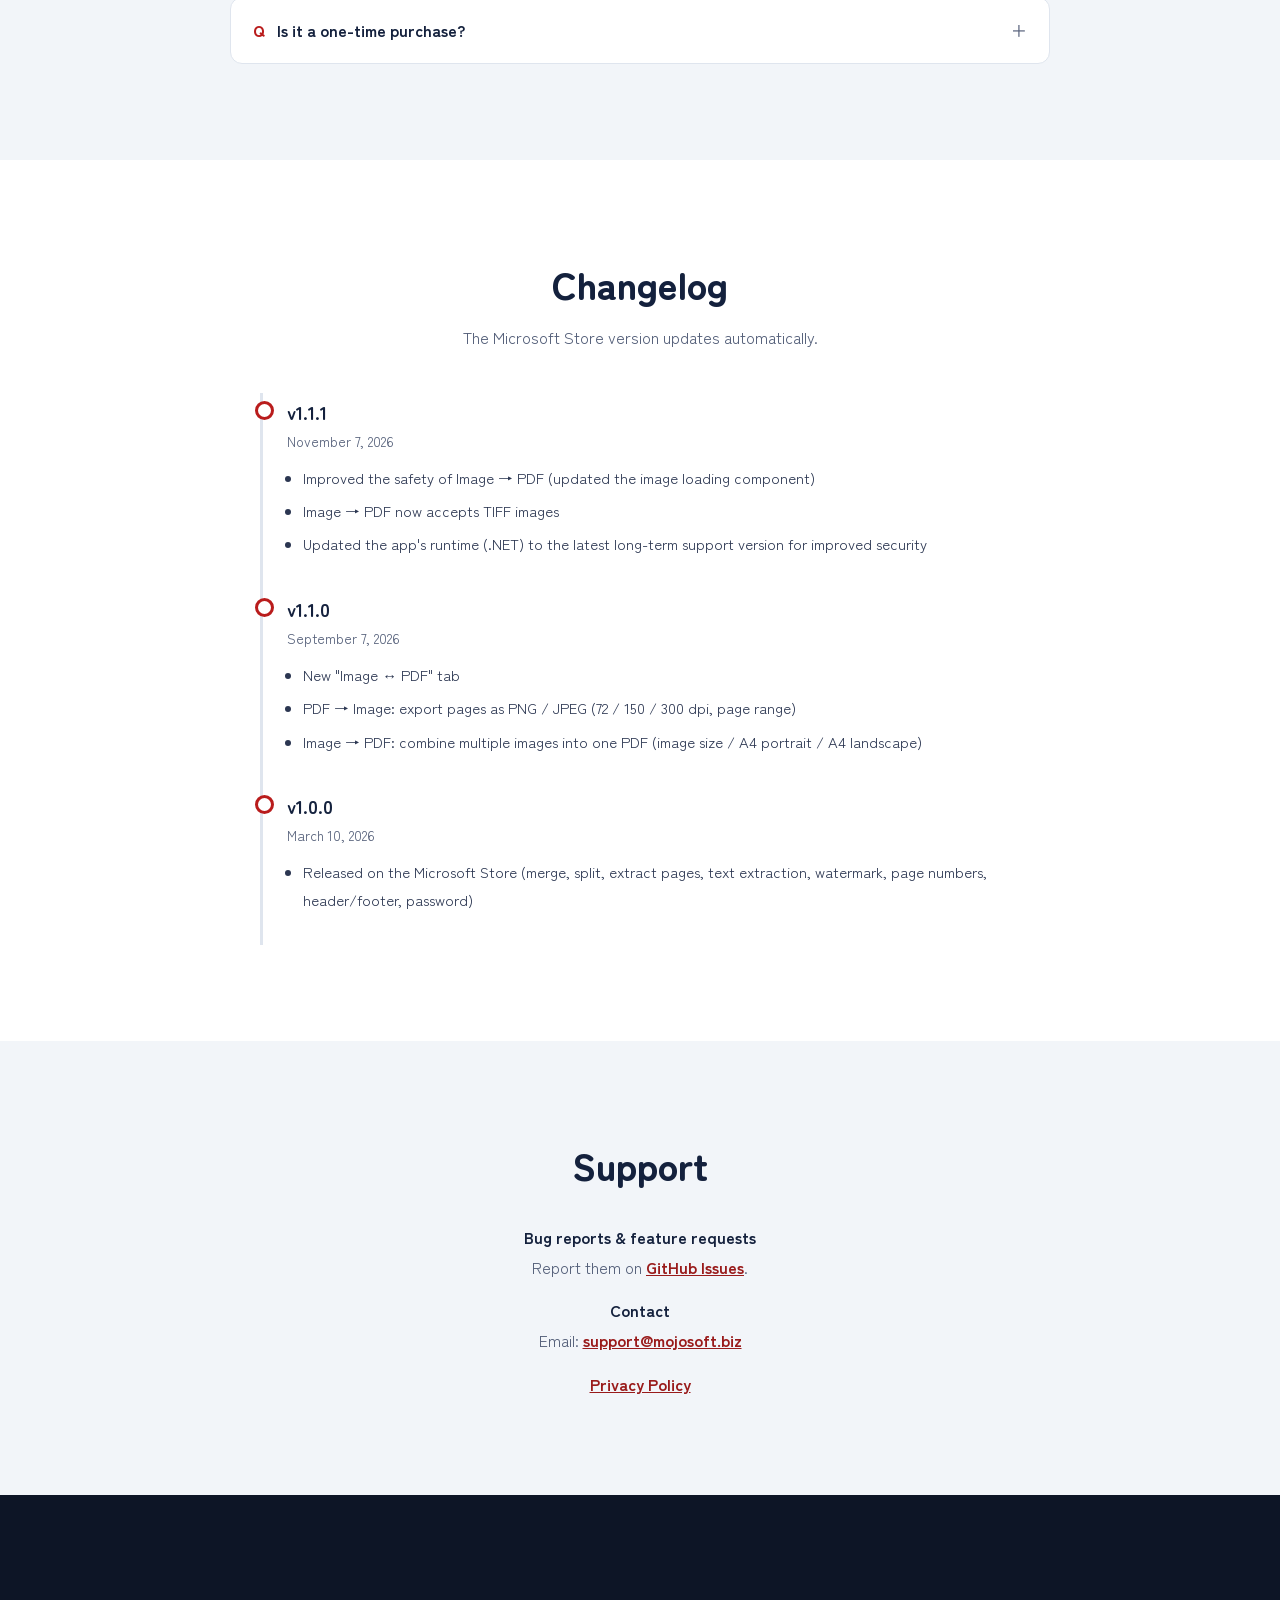
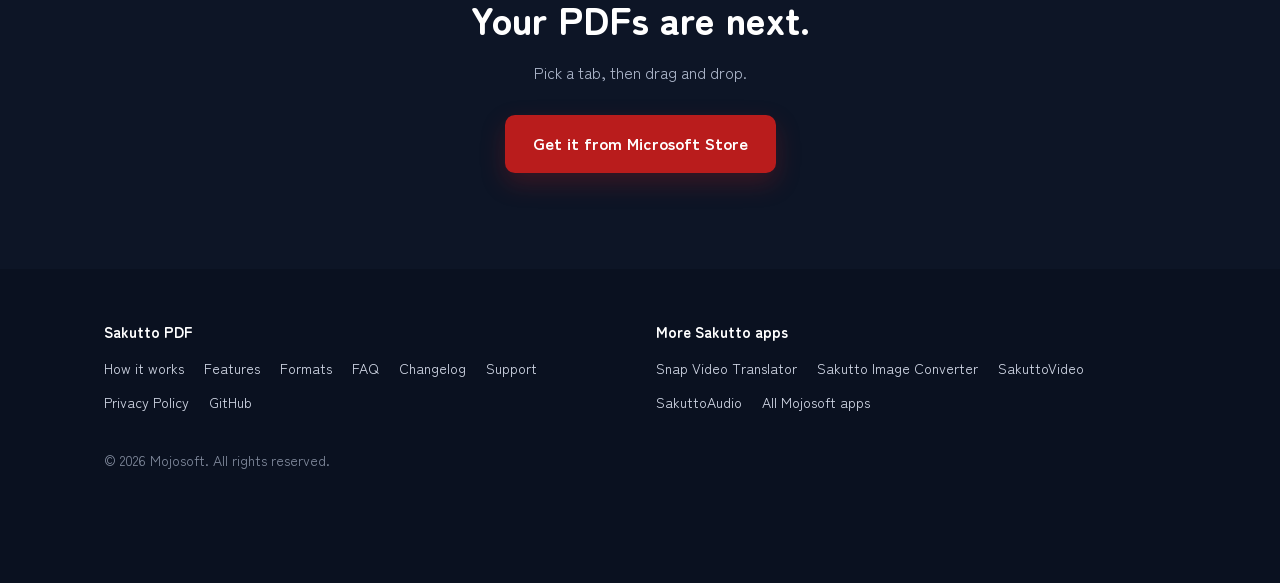
<file: en/index.html>
<!DOCTYPE html>
<html lang="en">
<head>
<meta charset="UTF-8">
<meta name="viewport" content="width=device-width, initial-scale=1.0">
<title>Sakutto PDF | Merge, Split &amp; Watermark PDFs on Windows</title>
<meta name="description" content="Nine PDF tools for Windows: merge, split, extract pages and text, add watermarks, page numbers, headers and footers, password protection, and convert between PDF and images. Everything runs on your PC.">
<link rel="icon" type="image/x-icon" href="../favicon.ico">
<link rel="icon" type="image/png" sizes="32x32" href="../favicon-32.png">
<link rel="apple-touch-icon" href="../apple-touch-icon.png">
<link rel="canonical" href="https://mojosoftjp.github.io/sakutto-pdf/en/">
<link rel="alternate" href="https://mojosoftjp.github.io/sakutto-pdf/" hreflang="ja">
<link rel="alternate" href="https://mojosoftjp.github.io/sakutto-pdf/en/" hreflang="en">
<link rel="alternate" href="https://mojosoftjp.github.io/sakutto-pdf/" hreflang="x-default">
<meta name="robots" content="index, follow, max-image-preview:large">
<meta property="og:title" content="Sakutto PDF | Merge, Split &amp; Watermark PDFs on Windows">
<meta property="og:description" content="Nine PDF tools for Windows: merge, split, extract pages and text, add watermarks, page numbers, headers and footers, password protection, and convert between PDF and images. Everything runs on your PC.">
<meta property="og:url" content="https://mojosoftjp.github.io/sakutto-pdf/en/">
<meta property="og:type" content="website">
<meta property="og:site_name" content="Mojosoft">
<meta property="og:locale" content="en_US">
<meta name="twitter:title" content="Sakutto PDF | Merge, Split &amp; Watermark PDFs on Windows">
<meta name="twitter:description" content="Nine PDF tools for Windows: merge, split, extract pages and text, add watermarks, page numbers, headers and footers, password protection, and convert between PDF and images. Everything runs on your PC.">
<meta property="og:image" content="https://mojosoftjp.github.io/sakutto-pdf/en1.png">
<meta name="twitter:image" content="https://mojosoftjp.github.io/sakutto-pdf/en1.png">
<meta property="og:image:alt" content="Sakutto PDF | Merge, Split &amp; Watermark PDFs on Windows">
<meta name="twitter:image:alt" content="Sakutto PDF | Merge, Split &amp; Watermark PDFs on Windows">
<meta property="og:image:width" content="1505">
<meta property="og:image:height" content="974">
<meta name="twitter:card" content="summary_large_image">
<link rel="preconnect" href="https://fonts.googleapis.com">
<link rel="preconnect" href="https://fonts.gstatic.com" crossorigin>
<link href="https://fonts.googleapis.com/css2?family=Zen+Kaku+Gothic+New:wght@400;500;700&family=Zen+Maru+Gothic:wght@700;900&display=swap" rel="stylesheet">
<link rel="stylesheet" href="../style.css">
<script type="application/ld+json">
{
  "@context": "https://schema.org",
  "@graph": [
    {
      "@type": "SoftwareApplication",
      "@id": "https://mojosoftjp.github.io/sakutto-pdf/en/#software",
      "name": "Sakutto PDF",
      "alternateName": "さくっとPDF",
      "url": "https://mojosoftjp.github.io/sakutto-pdf/en/",
      "description": "Nine PDF tools for Windows: merge, split, extract pages and text, add watermarks, page numbers, headers and footers, password protection, and convert between PDF and images. Everything runs on your PC.",
      "image": "https://mojosoftjp.github.io/sakutto-pdf/en1.png",
      "operatingSystem": "Windows",
      "applicationCategory": "UtilitiesApplication",
      "inLanguage": "en",
      "sameAs": [
        "https://apps.microsoft.com/detail/9P1GW699TK0N"
      ],
      "publisher": {
        "@type": "Organization",
        "@id": "https://mojosoft.biz/#organization",
        "name": "Mojosoft",
        "url": "https://mojosoft.biz/"
      }
    },
    {
      "@type": "BreadcrumbList",
      "@id": "https://mojosoftjp.github.io/sakutto-pdf/en/#breadcrumb",
      "itemListElement": [
        {
          "@type": "ListItem",
          "position": 1,
          "name": "Mojosoft",
          "item": "https://mojosoft.biz/"
        },
        {
          "@type": "ListItem",
          "position": 2,
          "name": "Sakutto PDF",
          "item": "https://mojosoftjp.github.io/sakutto-pdf/en/"
        }
      ]
    },
    {
      "@type": "WebPage",
      "@id": "https://mojosoftjp.github.io/sakutto-pdf/en/#webpage",
      "url": "https://mojosoftjp.github.io/sakutto-pdf/en/",
      "name": "Sakutto PDF | Merge, Split & Watermark PDFs on Windows",
      "inLanguage": "en",
      "mainEntity": {
        "@id": "https://mojosoftjp.github.io/sakutto-pdf/en/#software"
      },
      "breadcrumb": {
        "@id": "https://mojosoftjp.github.io/sakutto-pdf/en/#breadcrumb"
      }
    }
  ]
}
</script>
</head>
<body>

<header class="site-header"><div class="wrap">
  <a class="brand" href="./"><img src="../logo-96.png" alt="" width="30" height="30">Sakutto PDF</a>
  <nav class="site-nav" aria-label="On this page">
    <a href="#how">How it works</a><a href="#features">Features</a><a href="#formats">Formats</a><a href="#faq">FAQ</a><a href="#support">Support</a>
  </nav>
  <a class="lang" href="../" hreflang="ja" lang="ja">日本語</a>
  <a class="btn btn-main btn-sm" href="https://apps.microsoft.com/detail/9P1GW699TK0N?cid=lp-index">Get the app</a>
</div></header>

<main>
<div class="hero"><div class="wrap">
  <h1><span class="eyebrow">Sakutto PDF — for Windows</span>Everyday PDF fixes, <span class="nb"><b>nine tools</b> in one.</span></h1>
  <p class="lede">Merge, split and extract pages; add watermarks, page numbers and headers; set passwords; convert to and from images. Nothing is uploaded to a website — everything runs on your PC.</p>

  <div class="result">
    <figure class="result-shot pages">
      <div class="pair-item"><span class="pair-label">Before</span><div class="paper"><img src="../pdf_en_before.png" alt="Page 1 of the sample quotation before processing" width="600" height="849"></div></div>
      <div class="pair-item after"><span class="pair-label">After</span><div class="paper"><img src="../pdf_en_after.png" alt="Page 1 after processing, with a red diagonal CONFIDENTIAL watermark and the page number 1 / 3 at the bottom" width="600" height="849"></div></div>
      <figcaption>Page 1 of a PDF processed with Sakutto PDF (shown as an image)</figcaption>
    </figure>
    <div class="nums">
      <h2 id="h-demo">A CONFIDENTIAL watermark and page numbers on a quotation</h2>
      <p class="nums-src">Both are the same PDF, before and after processing. All 3 pages get the same treatment.</p>
      <ol class="nums-steps"><li>Watermark: choose the text, color and size, then save</li><li>Page Numbers: choose the format (1 / N), then save</li></ol>
      <p class="nums-note">A sample quotation (3 pages, fictitious names and amounts) processed with Sakutto PDF v1.1.0. Watermark: CONFIDENTIAL, red, font size 64, opacity 40%, angle −45°. The app screens are under "How it works" below.</p>
    </div>
  </div>

  <div class="ticket">
    <div class="l"><b>Everyday PDF chores, in one app.</b><p>Buy it on the Microsoft Store and start right away. No sign-up for the app.</p></div>
    <div class="r">
      <a class="btn btn-main" href="https://apps.microsoft.com/detail/9P1GW699TK0N?cid=lp-index">Get it from Microsoft Store</a>
      <a class="btn btn-line" href="#features">See what it can do</a>
    </div>
  </div>
  <div class="assure">
    <span><svg viewBox="0 0 24 24"><path d="M5 12l5 5 9-10"/></svg>One-time purchase, no subscription</span>
    <span><svg viewBox="0 0 24 24"><path d="M5 12l5 5 9-10"/></svg>Everything runs on your PC</span>
    <span><svg viewBox="0 0 24 24"><path d="M5 12l5 5 9-10"/></svg>Japanese text supported, too</span>
    <span><svg viewBox="0 0 24 24"><path d="M5 12l5 5 9-10"/></svg>You choose the file name and folder</span>
  </div>
</div></div>

<section id="how"><div class="wrap">
  <h2 class="h2 center">Three steps. That's it.</h2>
  <div class="row">
    <div class="txt"><p class="verb"><small>First</small>Add your PDFs</p><p>Pick the tab for the job and drag and drop your PDFs. Merge takes as many files as you like, and Up / Down sets the order.</p></div>
    <div class="frame"><img src="../en1.png" alt="PDF files added to the Merge list" width="1505" height="974" loading="lazy"></div>
  </div>
  <div class="row">
    <div class="txt"><p class="verb"><small>Next</small>Choose the result</p><p>Set the watermark text, color, size and angle, the position and format of page numbers, the pages to split out, and so on.</p></div>
    <div class="frame"><img src="../pdf_en_wm.png" alt="The Watermark tab with CONFIDENTIAL in red at size 64, added to 3 pages" width="1505" height="974" loading="lazy"></div>
  </div>
  <div class="row">
    <div class="txt"><p class="verb"><small>Then</small>Save</p><p>Choose a name and folder and you're done. The suggested name ends with "_watermark", "_numbered" and so on, so the original stays separate.</p></div>
    <div class="frame"><img src="../pdf_en_pn.png" alt="The Page Numbers tab with the format 1 / N, added to 3 pages" width="1505" height="974" loading="lazy"></div>
  </div>
</div></section>

<section id="features" class="soft"><div class="wrap">
  <div class="center"><h2 class="h2">Every quick PDF fix, in one app.</h2><p class="sub">Nine everyday tasks — just switch tabs.</p></div>
  <div class="features three">
    <div class="feature"><svg viewBox="0 0 24 24"><rect x="3" y="3" width="8" height="10" rx="1"/><rect x="13" y="11" width="8" height="10" rx="1"/><path d="M11 8h4v3"/></svg><h3>Merge, split, extract</h3><p>Combine, divide, or keep just the pages you need.</p><ul><li>Merge: any number of files, in the order you set</li><li>Split: every page on its own, or by page ranges</li><li>Extract: pages such as "1-5, 10" into one PDF</li></ul></div>
    <div class="feature"><svg viewBox="0 0 24 24"><path d="M4 20L20 4"/><path d="M6 4h12v16H6z" opacity=".35"/></svg><h3>Watermark</h3><p>Put text such as CONFIDENTIAL on every page.</p><ul><li>Text, size, opacity and angle</li><li>Gray, red or blue</li><li>Japanese text works, too</li></ul></div>
    <div class="feature"><svg viewBox="0 0 24 24"><rect x="5" y="3" width="14" height="18" rx="1"/><path d="M9 7h6M10 17h4"/></svg><h3>Page numbers, header &amp; footer</h3><p>Add numbers, dates or a title to every page.</p><ul><li>Page numbers at the top or bottom, left / center / right, in four formats (1, 1 / N, - 1 -, Page 1)</li><li>Headers and footers with [page], [pages] and [date]</li><li>Start number and font size</li></ul></div>
    <div class="feature"><svg viewBox="0 0 24 24"><rect x="5" y="11" width="14" height="10" rx="2"/><path d="M8 11V7a4 4 0 0 1 8 0v4"/></svg><h3>Password</h3><p>Set a password to open the file, and one for editing.</p><ul><li>Open password and owner password</li><li>Choose whether to allow printing and copying</li><li>128-bit encryption</li></ul></div>
    <div class="feature"><svg viewBox="0 0 24 24"><rect x="3" y="5" width="18" height="14" rx="2"/><circle cx="9" cy="10" r="2"/><path d="M21 15l-5-5-8 8"/></svg><h3>Image ↔ PDF</h3><p>Turn pages into images, and images into a PDF.</p><ul><li>PDF → image: PNG or JPEG at 72, 150 or 300 dpi, for the pages you choose</li><li>Image → PDF: any number of images in one PDF (image size, A4 portrait or A4 landscape)</li><li>Opens PNG, JPEG, BMP, GIF and TIFF</li></ul></div>
    <div class="feature"><svg viewBox="0 0 24 24"><path d="M14 2H6a2 2 0 0 0-2 2v16a2 2 0 0 0 2 2h12a2 2 0 0 0 2-2V8z"/><path d="M14 2v6h6M8 13h8M8 17h5"/></svg><h3>Text extraction</h3><p>Save the text of a PDF as a text file.</p><ul><li>All pages, or a page range</li><li>A heading for each page</li></ul></div>
  </div>
</div></section>

<section id="use-cases"><div class="wrap">
  <div class="center"><h2 class="h2">Use cases</h2><p class="sub">Get the PDFs you have ready to hand over.</p></div>
  <div class="cases">
    <div class="case"><div class="ic"><svg viewBox="0 0 24 24"><rect x="5" y="11" width="14" height="10" rx="2"/><path d="M8 11V7a4 4 0 0 1 8 0v4"/></svg></div><div><h3>Mark and lock documents you send out</h3><p>A watermark shows how to handle the file, and a password limits who can open it — without uploading it anywhere.</p></div></div>
    <div class="case"><div class="ic"><svg viewBox="0 0 24 24"><rect x="3" y="3" width="8" height="10" rx="1"/><rect x="13" y="11" width="8" height="10" rx="1"/><path d="M11 8h4v3"/></svg></div><div><h3>Combine handouts and number the pages</h3><p>Merge several PDFs into one and add "1 / N" page numbers — for meetings and submissions.</p></div></div>
    <div class="case"><div class="ic"><svg viewBox="0 0 24 24"><rect x="3" y="5" width="18" height="14" rx="2"/><circle cx="9" cy="10" r="2"/><path d="M21 15l-5-5-8 8"/></svg></div><div><h3>Phone photos of paperwork into one PDF</h3><p>Fit many photos onto A4 pages and save them as a single PDF.</p></div></div>
    <div class="case"><div class="ic"><svg viewBox="0 0 24 24"><path d="M14 2H6a2 2 0 0 0-2 2v16a2 2 0 0 0 2 2h12a2 2 0 0 0 2-2V8z"/><path d="M14 2v6h6"/></svg></div><div><h3>Just the pages you need from a long PDF</h3><p>Extract pages such as "1-5, 10", or split the file page by page.</p></div></div>
  </div>
</div></section>

<section id="data-flow" class="soft"><div class="wrap">
  <div class="center"><h2 class="h2">Your PDFs never leave your PC</h2><p class="sub">Unlike online PDF tools, nothing is uploaded anywhere.</p></div>
  <div class="flow">
    <div class="pc"><h3>Done on your PC</h3><ul><li>Opening PDFs and images</li><li>All nine tools: merge, split, watermark, page numbers, password and more</li><li>Saving the results as new files</li></ul></div>
    <div class="net"><h3>When the internet is used</h3><ul><li>Never for processing PDFs</li><li>A Microsoft Store page opens only if you choose "Yes" when the app asks for a review</li></ul></div>
  </div>
  <p class="flow-note center">No PDFs or file names are ever sent to the developer (Mojosoft). No account, no usage tracking. See the <a href="../privacy.html?lang=en">Privacy Policy</a> for details.</p>
</div></section>

<section id="formats"><div class="wrap">
  <div class="center"><h2 class="h2">Supported formats</h2></div>
  <table class="spec">
    <tr><th scope="row">Input</th><td><span>PDF</span><br>Image → PDF: <span>PNG</span><span>JPEG</span><span>BMP</span><span>GIF</span><span>TIFF</span><small>Text extraction works on PDFs that contain text (it cannot read text from scanned, image-only PDFs).</small></td></tr>
    <tr><th scope="row">Output</th><td>PDF (merge, split, extract, watermark, page numbers, header/footer, password, image → PDF)<br>Text (.txt)<br>Images: PNG or JPEG (72, 150 or 300 dpi)</td></tr>
    <tr><th scope="row">Location &amp; names</th><td>You choose the name and folder each time you save (the suggested name ends with "_watermark", "_numbered" and so on). Split files and exported images go into the folder you choose.</td></tr>
    <tr><th scope="row">App language</th><td>English and Japanese (follows your Windows language setting)</td></tr>
    <tr><th scope="row">Requirements</th><td>Windows 10 (version 2004) or later, 64-bit</td></tr>
  </table>
</div></section>

<section id="faq" class="soft"><div class="wrap">
  <h2 class="h2 center">Frequently asked questions</h2>
  <div class="faq">
    <details open><summary>Can I add a watermark such as CONFIDENTIAL to every page?</summary><p>Yes. In the Watermark tab, set the text, size, opacity, angle and color (gray, red or blue), and it is added to every page.</p></details>
    <details><summary>Can I combine many PDFs into one?</summary><p>Yes. Add them to Merge PDF, set the order with Up / Down, and save.</p></details>
    <details><summary>Can I take out just the pages I need?</summary><p>Yes. In Extract Pages, enter pages such as "1-5, 10, 15-20" and they are saved together as one PDF.</p></details>
    <details><summary>Can I protect a PDF with a password?</summary><p>Yes. Set an open password, an owner password, or both, and choose whether to allow printing and copying.</p></details>
    <details><summary>Can I turn PDF pages into images?</summary><p>Yes. Image ↔ PDF exports pages as PNG or JPEG at 72, 150 or 300 dpi.</p></details>
    <details><summary>Can I combine phone photos into one PDF?</summary><p>Yes. Add them under Image → PDF and choose a page size such as A4 portrait; each photo is centered on its own A4 page.</p></details>
    <details><summary>Does it work without an internet connection?</summary><p>Yes. All PDF processing happens on your PC.</p></details>
    <details><summary>Is it a one-time purchase?</summary><p>Yes. Buy it once on the Microsoft Store and keep using it with no monthly fee.</p></details>
  </div>
</div></section>

<section id="changelog"><div class="wrap">
  <div class="center"><h2 class="h2">Changelog</h2><p class="sub">The Microsoft Store version updates automatically.</p></div>
  <div class="log">
    <article>
      <h3>v1.1.1</h3><time datetime="2026-11-07">November 7, 2026</time>
      <ul>
        <li>Improved the safety of Image → PDF (updated the image loading component)</li>
        <li>Image → PDF now accepts TIFF images</li>
        <li>Updated the app's runtime (.NET) to the latest long-term support version for improved security</li>
      </ul>
    </article>
    <article>
      <h3>v1.1.0</h3><time datetime="2026-09-07">September 7, 2026</time>
      <ul>
        <li>New "Image ↔ PDF" tab</li>
        <li>PDF → Image: export pages as PNG / JPEG (72 / 150 / 300 dpi, page range)</li>
        <li>Image → PDF: combine multiple images into one PDF (image size / A4 portrait / A4 landscape)</li>
      </ul>
    </article>
    <article>
      <h3>v1.0.0</h3><time datetime="2026-03-10">March 10, 2026</time>
      <ul><li>Released on the Microsoft Store (merge, split, extract pages, text extraction, watermark, page numbers, header/footer, password)</li></ul>
    </article>
  </div>
</div></section>

<section id="support" class="soft"><div class="wrap">
  <h2 class="h2 center">Support</h2>
  <div class="support">
    <p><b>Bug reports &amp; feature requests</b><br>Report them on <a href="https://github.com/mojosoftjp/sakutto-pdf/issues">GitHub Issues</a>.</p>
    <p><b>Contact</b><br>Email: <a href="mailto:support@mojosoft.biz">support@mojosoft.biz</a></p>
    <p><a href="../privacy.html?lang=en">Privacy Policy</a></p>
  </div>
</div></section>
</main>

<div class="band final on-dark"><div class="wrap">
  <h2 class="h2">Your PDFs are next.</h2>
  <p>Pick a tab, then drag and drop.</p>
  <div class="btns">
    <a class="btn btn-main" href="https://apps.microsoft.com/detail/9P1GW699TK0N?cid=lp-index">Get it from Microsoft Store</a>
  </div>
</div></div>

<footer class="site-footer"><div class="wrap">
  <div class="foot-grid">
    <div><h4>Sakutto PDF</h4><div class="foot-links"><a href="#how">How it works</a><a href="#features">Features</a><a href="#formats">Formats</a><a href="#faq">FAQ</a><a href="#changelog">Changelog</a><a href="#support">Support</a><a href="../privacy.html?lang=en">Privacy Policy</a><a href="https://github.com/mojosoftjp/sakutto-pdf">GitHub</a></div></div>
    <div><h4>More Sakutto apps</h4><div class="foot-links"><a href="https://mojosoftjp.github.io/sakutto-videotranslator/en/">Snap Video Translator</a><a href="https://mojosoftjp.github.io/sakutto-imageconverter/en/">Sakutto Image Converter</a><a href="https://mojosoftjp.github.io/sakutto-videoconverter/en/">SakuttoVideo</a><a href="https://mojosoftjp.github.io/sakutto-audioconverter/en/">SakuttoAudio</a><a href="https://mojosoftjp.github.io/en/">All Mojosoft apps</a></div></div>
  </div>
  <p class="copyright">&copy; 2026 Mojosoft. All rights reserved.</p>
</div></footer>

<div class="sticky-cta">
  <a class="btn btn-main" href="https://apps.microsoft.com/detail/9P1GW699TK0N?cid=lp-index">Get it from Microsoft Store</a>
</div>
</body>
</html>
</file>
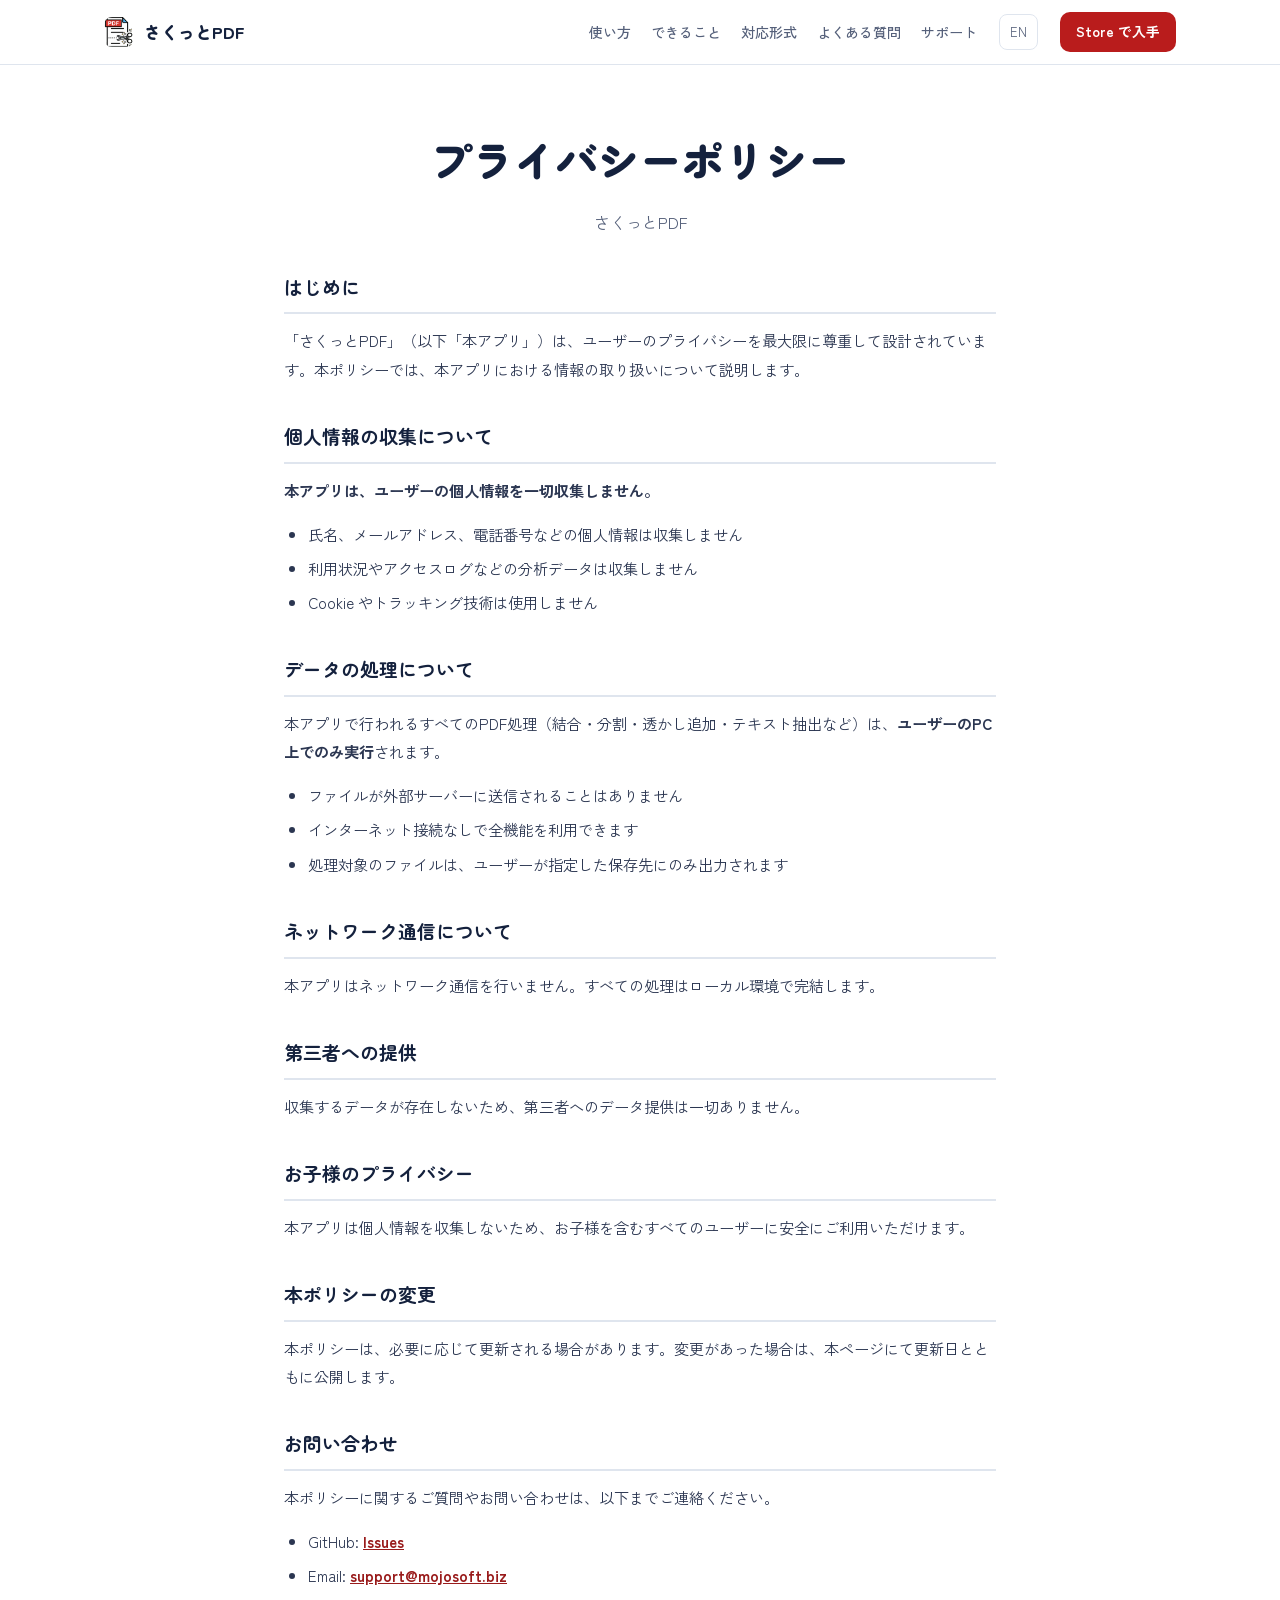
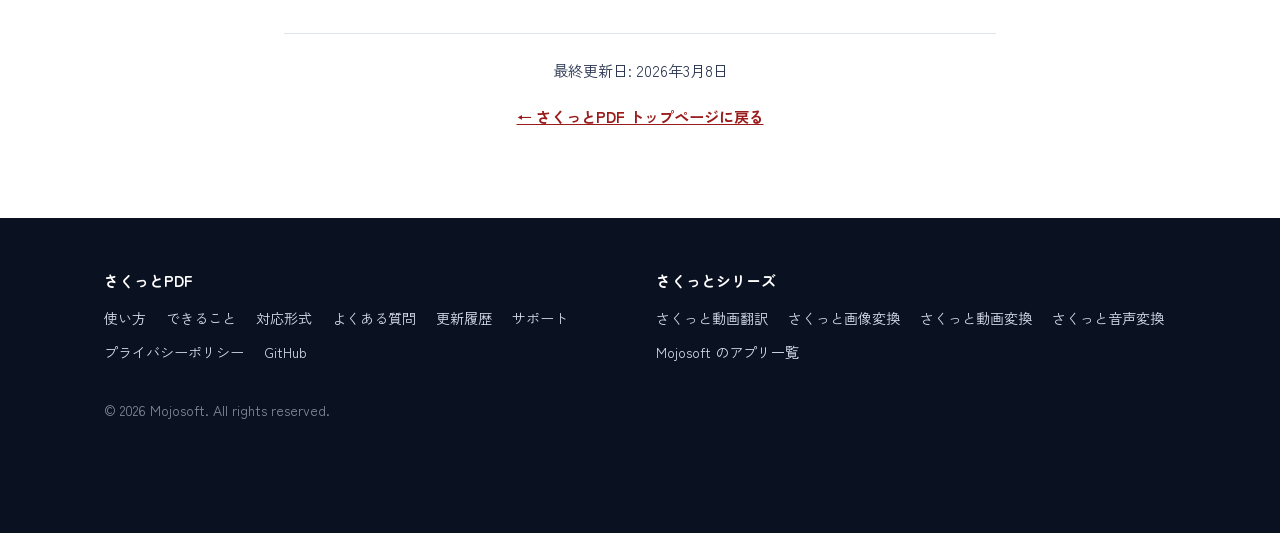
<file: privacy.html>
<!DOCTYPE html>
<html lang="ja">
<head>
<meta charset="UTF-8">
<meta name="viewport" content="width=device-width, initial-scale=1.0">
<title>プライバシーポリシー - さくっとPDF</title>
<link rel="icon" type="image/x-icon" href="favicon.ico">
<link rel="icon" type="image/png" sizes="32x32" href="favicon-32.png">
<link rel="apple-touch-icon" href="apple-touch-icon.png">
<link rel="preconnect" href="https://fonts.googleapis.com">
<link rel="preconnect" href="https://fonts.gstatic.com" crossorigin>
<link href="https://fonts.googleapis.com/css2?family=Zen+Kaku+Gothic+New:wght@400;500;700&family=Zen+Maru+Gothic:wght@700;900&display=swap" rel="stylesheet">
<link rel="stylesheet" href="style.css">
<style>
/* bilingual page: the language switch hides the other language (needed by toggleLang) */
[data-lang="ja"] .en,[data-lang="en"] .ja{display:none!important}
.site-header .lang{background:none;font:inherit;font-size:.82rem;cursor:pointer}
.page-head .lead{max-width:40em;margin:10px auto 0;color:var(--sub)}

.container{max-width:760px;margin:0 auto;padding:24px 24px 72px}
.container h2{font-family:var(--round);font-size:1.18rem;margin:36px 0 12px;padding-bottom:8px;border-bottom:2px solid var(--line)}
.container h2:first-of-type{margin-top:0}
.container p,.container ul{margin-bottom:16px;font-size:.95rem;color:#2b3651}
.container ul{padding-left:24px}
.container li{margin-bottom:6px}
.updated{text-align:center;color:var(--sub);font-size:.86rem;margin-top:44px;padding-top:22px;border-top:1px solid var(--line)}
.back{display:block;text-align:center;margin-top:18px}
</style>
  <link rel="canonical" href="https://mojosoftjp.github.io/sakutto-pdf/privacy.html">
  <meta name="description" content="さくっとPDFのプライバシーポリシー。個人情報とアプリ利用時のデータの取り扱いについてご案内します。">
  <meta name="robots" content="index, follow, max-image-preview:large">
  <meta property="og:title" content="プライバシーポリシー - さくっとPDF">
  <meta property="og:description" content="さくっとPDFのプライバシーポリシー。個人情報とアプリ利用時のデータの取り扱いについてご案内します。">
  <meta property="og:url" content="https://mojosoftjp.github.io/sakutto-pdf/privacy.html">
  <meta property="og:type" content="website">
  <meta property="og:site_name" content="Mojosoft">
  <meta property="og:locale" content="ja_JP">
  <meta name="twitter:title" content="プライバシーポリシー - さくっとPDF">
  <meta name="twitter:description" content="さくっとPDFのプライバシーポリシー。個人情報とアプリ利用時のデータの取り扱いについてご案内します。">
  <meta property="og:image" content="https://mojosoftjp.github.io/sakutto-pdf/ss1.png">
  <meta name="twitter:image" content="https://mojosoftjp.github.io/sakutto-pdf/ss1.png">
  <meta property="og:image:alt" content="プライバシーポリシー - さくっとPDF">
  <meta name="twitter:image:alt" content="プライバシーポリシー - さくっとPDF">
  <meta property="og:image:width" content="1505">
  <meta property="og:image:height" content="974">
  <meta name="twitter:card" content="summary_large_image">
</head>
<body data-lang="ja">

<header class="site-header"><div class="wrap">
  <a class="brand ja" href="index.html"><img src="logo-96.png" alt="" width="30" height="30">さくっとPDF</a>
  <a class="brand en" href="en/"><img src="logo-96.png" alt="" width="30" height="30">Sakutto PDF</a>
  <nav class="site-nav ja" aria-label="サイト内">
    <a href="index.html#how">使い方</a><a href="index.html#features">できること</a><a href="index.html#formats">対応形式</a><a href="index.html#faq">よくある質問</a><a href="index.html#support">サポート</a>
  </nav>
  <nav class="site-nav en" aria-label="Site">
    <a href="en/#how">How it works</a><a href="en/#features">Features</a><a href="en/#formats">Formats</a><a href="en/#faq">FAQ</a><a href="en/#support">Support</a>
  </nav>
  <button type="button" class="lang" onclick="toggleLang()"><span class="ja" lang="en">EN</span><span class="en" lang="ja">日本語</span></button>
  <a class="btn btn-main btn-sm" href="https://apps.microsoft.com/detail/9P1GW699TK0N?cid=lp-index"><span class="ja">Store で入手</span><span class="en">Get the app</span></a>
</div></header>

<div class="page-head"><div class="wrap">
  <h1><span class="ja">プライバシーポリシー</span><span class="en">Privacy Policy</span></h1>
  <p class="lead"><span class="ja">さくっとPDF</span><span class="en">Sakutto PDF</span></p>
</div></div>

<div class="container">

<!-- Japanese -->
<div class="ja">
<h2>はじめに</h2>
<p>「さくっとPDF」（以下「本アプリ」）は、ユーザーのプライバシーを最大限に尊重して設計されています。本ポリシーでは、本アプリにおける情報の取り扱いについて説明します。</p>

<h2>個人情報の収集について</h2>
<p><strong>本アプリは、ユーザーの個人情報を一切収集しません。</strong></p>
<ul>
  <li>氏名、メールアドレス、電話番号などの個人情報は収集しません</li>
  <li>利用状況やアクセスログなどの分析データは収集しません</li>
  <li>Cookie やトラッキング技術は使用しません</li>
</ul>

<h2>データの処理について</h2>
<p>本アプリで行われるすべてのPDF処理（結合・分割・透かし追加・テキスト抽出など）は、<strong>ユーザーのPC上でのみ実行</strong>されます。</p>
<ul>
  <li>ファイルが外部サーバーに送信されることはありません</li>
  <li>インターネット接続なしで全機能を利用できます</li>
  <li>処理対象のファイルは、ユーザーが指定した保存先にのみ出力されます</li>
</ul>

<h2>ネットワーク通信について</h2>
<p>本アプリはネットワーク通信を行いません。すべての処理はローカル環境で完結します。</p>

<h2>第三者への提供</h2>
<p>収集するデータが存在しないため、第三者へのデータ提供は一切ありません。</p>

<h2>お子様のプライバシー</h2>
<p>本アプリは個人情報を収集しないため、お子様を含むすべてのユーザーに安全にご利用いただけます。</p>

<h2>本ポリシーの変更</h2>
<p>本ポリシーは、必要に応じて更新される場合があります。変更があった場合は、本ページにて更新日とともに公開します。</p>

<h2>お問い合わせ</h2>
<p>本ポリシーに関するご質問やお問い合わせは、以下までご連絡ください。</p>
<ul>
  <li>GitHub: <a href="https://github.com/mojosoftjp/sakutto-pdf/issues">Issues</a></li>
  <li>Email: <a href="mailto:support@mojosoft.biz">support@mojosoft.biz</a></li>
</ul>

<p class="updated">最終更新日: 2026年3月8日</p>
<p class="back"><a href="index.html">&larr; さくっとPDF トップページに戻る</a></p>
</div>

<!-- English -->
<div class="en">
<h2>Introduction</h2>
<p>"Sakutto PDF" (hereinafter "the App") is designed with the utmost respect for user privacy. This policy explains how information is handled within the App.</p>

<h2>Collection of Personal Information</h2>
<p><strong>This App does not collect any personal information.</strong></p>
<ul>
  <li>No personal data such as names, email addresses, or phone numbers is collected</li>
  <li>No usage analytics or access logs are collected</li>
  <li>No cookies or tracking technologies are used</li>
</ul>

<h2>Data Processing</h2>
<p>All PDF processing performed by the App (merging, splitting, adding watermarks, text extraction, etc.) is <strong>executed entirely on the user's PC</strong>.</p>
<ul>
  <li>Files are never sent to external servers</li>
  <li>All features work without an internet connection</li>
  <li>Processed files are saved only to the location specified by the user</li>
</ul>

<h2>Network Communication</h2>
<p>This App does not perform any network communication. All processing is completed locally.</p>

<h2>Third-Party Sharing</h2>
<p>Since no data is collected, there is no data sharing with third parties.</p>

<h2>Children's Privacy</h2>
<p>Since the App does not collect personal information, it is safe for all users, including children.</p>

<h2>Changes to This Policy</h2>
<p>This policy may be updated as needed. Any changes will be published on this page with the updated date.</p>

<h2>Contact</h2>
<p>For questions or inquiries about this policy, please contact us at:</p>
<ul>
  <li>GitHub: <a href="https://github.com/mojosoftjp/sakutto-pdf/issues">Issues</a></li>
  <li>Email: <a href="mailto:support@mojosoft.biz">support@mojosoft.biz</a></li>
</ul>

<p class="updated">Last updated: March 8, 2026</p>
<p class="back"><a href="index.html">&larr; Back to Sakutto PDF Home</a></p>
</div>

</div>

<footer class="site-footer"><div class="wrap">
  <div class="foot-grid">
    <div><h4><span class="ja">さくっとPDF</span><span class="en">Sakutto PDF</span></h4>
      <div class="foot-links ja"><a href="index.html#how">使い方</a><a href="index.html#features">できること</a><a href="index.html#formats">対応形式</a><a href="index.html#faq">よくある質問</a><a href="index.html#changelog">更新履歴</a><a href="index.html#support">サポート</a><a href="privacy.html">プライバシーポリシー</a><a href="https://github.com/mojosoftjp/sakutto-pdf">GitHub</a></div>
      <div class="foot-links en"><a href="en/#how">How it works</a><a href="en/#features">Features</a><a href="en/#formats">Formats</a><a href="en/#faq">FAQ</a><a href="en/#changelog">Changelog</a><a href="en/#support">Support</a><a href="privacy.html?lang=en">Privacy Policy</a><a href="https://github.com/mojosoftjp/sakutto-pdf">GitHub</a></div>
    </div>
    <div><h4><span class="ja">さくっとシリーズ</span><span class="en">More Sakutto apps</span></h4>
      <div class="foot-links ja"><a href="https://mojosoftjp.github.io/sakutto-videotranslator/">さくっと動画翻訳</a><a href="https://mojosoftjp.github.io/sakutto-imageconverter/">さくっと画像変換</a><a href="https://mojosoftjp.github.io/sakutto-videoconverter/">さくっと動画変換</a><a href="https://mojosoftjp.github.io/sakutto-audioconverter/">さくっと音声変換</a><a href="https://mojosoftjp.github.io/">Mojosoft のアプリ一覧</a></div>
      <div class="foot-links en"><a href="https://mojosoftjp.github.io/sakutto-videotranslator/en/">Snap Video Translator</a><a href="https://mojosoftjp.github.io/sakutto-imageconverter/en/">Sakutto Image Converter</a><a href="https://mojosoftjp.github.io/sakutto-videoconverter/en/">SakuttoVideo</a><a href="https://mojosoftjp.github.io/sakutto-audioconverter/en/">SakuttoAudio</a><a href="https://mojosoftjp.github.io/en/">All Mojosoft apps</a></div>
    </div>
  </div>
  <p class="copyright">&copy; 2026 Mojosoft. All rights reserved.</p>
</div></footer>

<script>
function setLang(lang) {
  document.body.setAttribute('data-lang', lang);
  document.documentElement.lang = lang === 'ja' ? 'ja' : 'en';
  document.title = lang === 'ja'
    ? 'プライバシーポリシー - さくっとPDF'
    : 'Privacy Policy - Sakutto PDF';
  localStorage.setItem('sakutto-lang', lang);
}
function toggleLang() {
  var cur = document.body.getAttribute('data-lang');
  setLang(cur === 'ja' ? 'en' : 'ja');
}
(function() {
  // ?lang= (links from the English pages) > the visitor's own earlier choice.
  // No automatic switch by browser language: the page stays Japanese by default
  // so search engines index it as the Japanese page.
  var p = (new URLSearchParams(window.location.search).get('lang') || '').toLowerCase();
  if (p === 'ja' || p === 'en') { setLang(p); return; }
  var saved = localStorage.getItem('sakutto-lang');
  if (saved === 'ja' || saved === 'en') setLang(saved);
})();
</script>

</body>
</html>
</file>
<file: style.css>
/* さくっとPDF LP — D design (light base, dark "screen" frames), same system as さくっと動画翻訳. Shared by / and /en/. */
:root{
  --bg:#ffffff; --panel:#f2f5f9; --ink:#14213d; --sub:#55607a; --line:#dfe5ee;
  --accent:#b91c1c; --accent-dark:#991b1b; --accent-soft:#fdecec; --accent-glow:rgba(185,28,28,.26); --accent-glow2:rgba(185,28,28,.32);
  --deep:#0d1526; --deep2:#16213a; --deep-sub:#aab4c8;
  --round:"Zen Maru Gothic","Hiragino Maru Gothic ProN","Meiryo",sans-serif;
  --body:"Zen Kaku Gothic New","Hiragino Sans","Meiryo",sans-serif;
  --radius:14px;
}
*{box-sizing:border-box;margin:0;padding:0}
html{scroll-behavior:smooth}
body{background:var(--bg);color:var(--ink);font-family:var(--body);line-height:1.85;-webkit-font-smoothing:antialiased}
img{max-width:100%;height:auto;display:block}
a{color:inherit}
p a,li a,.link{color:var(--accent-dark);font-weight:700}
.wrap{max-width:1120px;margin:0 auto;padding:0 24px}
.center{text-align:center}

/* buttons */
.btn{display:inline-flex;align-items:center;justify-content:center;gap:10px;text-decoration:none;font-weight:700;border-radius:10px;transition:transform .15s ease,box-shadow .15s ease,background .15s ease;line-height:1.4;text-align:center}
.btn-main{background:var(--accent);color:#fff;padding:17px 28px;font-size:1.04rem;box-shadow:0 10px 24px var(--accent-glow)}
.btn-main:hover{background:var(--accent-dark);transform:translateY(-2px);box-shadow:0 14px 30px var(--accent-glow2)}
.btn-line{border:2px solid var(--ink);color:var(--ink);padding:15px 22px;font-size:.96rem}
.btn-line:hover{background:var(--ink);color:#fff}
.on-dark .btn-line{border-color:#fff;color:#fff}
.on-dark .btn-line:hover{background:#fff;color:var(--ink)}
.btn-sm{padding:10px 16px;font-size:.86rem;box-shadow:none}
.btn small{font-weight:500;opacity:.9;font-size:.82em}
.btn svg{width:18px;height:18px;flex-shrink:0}

/* header */
.site-header{position:sticky;top:0;z-index:40;background:rgba(255,255,255,.94);backdrop-filter:saturate(160%) blur(10px);border-bottom:1px solid var(--line)}
.site-header .wrap{display:flex;align-items:center;gap:22px;height:64px}
.brand{display:flex;align-items:center;gap:10px;font-family:var(--round);font-weight:900;font-size:1.06rem;text-decoration:none;white-space:nowrap}
.brand img{width:30px;height:30px;border-radius:8px}
.site-nav{margin-left:auto;display:flex;gap:20px;font-size:.88rem;color:var(--sub)}
.site-nav a{text-decoration:none;font-weight:500}
.site-nav a:hover{color:var(--ink)}
.lang{font-size:.82rem;font-weight:700;text-decoration:none;color:var(--sub);border:1px solid var(--line);border-radius:8px;padding:5px 10px}
.lang:hover{color:var(--ink);border-color:var(--ink)}

/* hero */
.hero{padding:44px 0 8px}
.hero .eyebrow{display:block;text-align:center;font-weight:700;font-size:.9rem;color:var(--accent-dark);letter-spacing:.04em}
.hero h1{font-family:var(--round);font-weight:900;font-size:clamp(1.9rem,4.4vw,3.3rem);line-height:1.32;text-align:center;margin-top:8px}
.hero h1 b{color:var(--accent);font-weight:900}
.nb{display:inline-block}
.hero .lede{text-align:center;color:var(--sub);margin:14px auto 0;max-width:38em}

/* dark "screen" panel */
.player{margin:34px auto 0;max-width:1040px;background:var(--deep);border-radius:18px;padding:20px 22px 14px;box-shadow:0 30px 70px rgba(13,21,38,.28);color:#fff}
.player-top{display:flex;align-items:center;justify-content:space-between;gap:12px 18px;flex-wrap:wrap;margin-bottom:14px}
.player-top h2{font-family:var(--round);font-weight:700;font-size:1.02rem;line-height:1.5;color:#fff}
.player .hint{color:var(--deep-sub);font-size:.84rem;text-align:center;padding:12px 8px 2px}
.pill{font-size:.76rem;font-weight:700;color:#bff3ec;border:1px solid #2f6f69;border-radius:999px;padding:3px 12px;white-space:nowrap}

/* hero result: the real app screen (dark frame) + a light explanation card beside it */
.result{margin:34px auto 0;max-width:1080px;display:grid;grid-template-columns:1.3fr 1fr;gap:32px;align-items:center}
.result-shot figcaption{text-align:center;color:var(--sub);font-size:.82rem;margin-top:10px}
.shot{position:relative}
.shot .mark{position:absolute;left:var(--l);top:var(--t);width:var(--w);height:var(--h,3.6%);border:3px solid var(--accent);border-radius:6px;box-shadow:0 0 0 5px var(--accent-glow)}
.nums{background:var(--panel);border-radius:16px;padding:28px 30px}
.nums h2{font-family:var(--round);font-weight:900;font-size:1.22rem;line-height:1.5}
.nums-src{color:var(--sub);font-size:.84rem;margin-top:4px}
.nums-row{display:flex;align-items:baseline;justify-content:space-between;gap:12px;margin-top:14px}
.nums-row span{font-weight:700;color:var(--sub);font-size:.92rem}
.nums-row b{font-family:var(--round);font-weight:900;font-size:clamp(2.2rem,4.6vw,3rem);line-height:1.1}
.nums-row b small{font-size:.42em;margin-left:6px;color:var(--sub)}
.nums-row.after b{color:var(--accent-dark)}
.nums-cut{display:flex;align-items:center;gap:6px;justify-content:flex-end;font-family:var(--round);font-weight:900;color:var(--accent-dark);font-size:1.02rem;margin-top:4px}
.nums-cut svg{width:20px;height:20px;stroke:var(--accent);fill:none;stroke-width:2.6;stroke-linecap:round;stroke-linejoin:round}
.bars{margin-top:16px;display:grid;gap:8px}
.bar .track{display:block;height:14px;border-radius:7px;background:#dfe5ee;overflow:hidden}
.bar .fill{display:block;height:100%;min-width:8px;border-radius:7px;background:#8a96b3}
.bar.after .fill{background:var(--accent);width:var(--to);animation:shrink 1.6s cubic-bezier(.2,.7,.2,1) .4s both}
@keyframes shrink{from{width:100%}to{width:var(--to)}}
@media (prefers-reduced-motion:reduce){.bar.after .fill{animation:none}}
.nums-note{color:var(--sub);font-size:.8rem;margin-top:14px;line-height:1.7}

/* ticket CTA */
.ticket{margin:28px auto 0;max-width:880px;background:var(--panel);border-radius:16px;display:grid;grid-template-columns:1.25fr 1fr;overflow:hidden}
.ticket .l{padding:28px 30px}
.ticket .l b{font-family:var(--round);font-size:1.3rem;display:block;line-height:1.5}
.ticket .l p{color:var(--sub);font-size:.9rem;margin-top:6px}
.ticket .r{padding:26px 28px;display:flex;flex-direction:column;gap:10px;justify-content:center;border-left:2px dashed #c9d3e1}
.assure{display:flex;justify-content:center;flex-wrap:wrap;gap:8px 22px;margin:22px auto 0;font-size:.86rem;color:var(--sub)}
.assure span{display:inline-flex;align-items:center;gap:6px}
.assure svg{width:16px;height:16px;stroke:var(--accent);fill:none;stroke-width:2.4;stroke-linecap:round;stroke-linejoin:round}

/* sections */
section{padding:96px 0}
.h2{font-family:var(--round);font-weight:900;font-size:clamp(1.6rem,3.2vw,2.4rem);line-height:1.42}
.h2 + .sub{color:var(--sub);margin-top:12px;max-width:40em}
.center .h2 + .sub{margin-left:auto;margin-right:auto}
.band{background:var(--deep);color:#fff}
.band .h2 + .sub,.band .sub{color:var(--deep-sub)}
.soft{background:var(--panel)}

/* steps */
.row{display:grid;grid-template-columns:1fr 1.2fr;gap:56px;align-items:center;margin-top:64px}
.row:nth-of-type(even){grid-template-columns:1.2fr 1fr}
.row:nth-of-type(even) .txt{order:2}
.frame{background:var(--deep);border-radius:10px;padding:2px;box-shadow:0 20px 50px rgba(13,21,38,.18)}
.frame img{border-radius:8px}
.verb{font-family:var(--round);font-weight:900;font-size:1.9rem;line-height:1.25}
.verb small{display:block;font-size:.9rem;color:var(--accent-dark);font-weight:700;margin-bottom:6px}
.row .txt p{color:var(--sub);margin-top:12px}

/* features */
.features{display:grid;grid-template-columns:repeat(2,1fr);gap:20px;margin-top:44px}
.features.three{grid-template-columns:repeat(3,1fr)}
.feature{background:#fff;border:1px solid var(--line);border-radius:var(--radius);padding:28px}
.feature svg{width:32px;height:32px;stroke:var(--accent);fill:none;stroke-width:1.9;stroke-linecap:round;stroke-linejoin:round}
.feature h3{font-family:var(--round);font-size:1.18rem;margin-top:12px}
.feature p{color:var(--sub);font-size:.93rem;margin-top:6px}
.feature ul{margin-top:12px;padding-left:1.1em;color:var(--sub);font-size:.88rem}

/* review */
.voice{max-width:760px;margin:40px auto 0;background:#fff;border:1px solid var(--line);border-radius:var(--radius);padding:22px 26px;display:flex;gap:18px;align-items:flex-start}
.voice .stars{color:#f5a524;letter-spacing:2px;font-size:1.05rem;white-space:nowrap;line-height:1.6}
.voice blockquote{font-family:var(--round);font-weight:700;font-size:1.12rem;line-height:1.6}
.voice p{color:var(--sub);font-size:.86rem;margin-top:4px}

/* use cases */
.cases{display:grid;grid-template-columns:repeat(2,1fr);gap:28px 44px;margin-top:44px}
.case{display:flex;gap:16px;align-items:flex-start}
.case .ic{flex-shrink:0;width:46px;height:46px;border-radius:12px;background:var(--accent-soft);display:flex;align-items:center;justify-content:center}
.case svg{width:24px;height:24px;stroke:var(--accent-dark);fill:none;stroke-width:2;stroke-linecap:round;stroke-linejoin:round}
.case h3{font-family:var(--round);font-size:1.08rem}
.case p{color:var(--sub);font-size:.92rem;margin-top:4px}

/* data flow */
.flow{display:grid;grid-template-columns:1fr 1fr;gap:20px;margin-top:44px}
.flow > div{border-radius:var(--radius);padding:28px}
.flow .pc{background:var(--deep);color:#fff}
.flow .net{background:#fff;border:2px solid var(--accent)}
.flow h3{font-family:var(--round);font-size:1.15rem;display:flex;align-items:center;gap:10px}
.flow ul{margin-top:14px;padding-left:1.1em;font-size:.92rem}
.flow .pc ul{color:#d6dcea}.flow .net ul{color:var(--sub)}
.flow li{margin-bottom:8px}
.flow-note{margin-top:20px;color:var(--sub);font-size:.88rem}

/* formats */
.spec{width:100%;border-collapse:collapse;margin-top:40px;font-size:.95rem;background:#fff;border-radius:var(--radius);overflow:hidden}
.spec th,.spec td{text-align:left;vertical-align:top;padding:16px 20px;border-bottom:1px solid var(--line)}
.spec tr:last-child th,.spec tr:last-child td{border-bottom:0}
.spec th{width:24%;font-weight:700;background:#fafbfd}
.spec td span{display:inline-block;background:var(--panel);border-radius:6px;padding:1px 9px;margin:0 6px 6px 0;font-size:.84rem;font-weight:500}
.spec td small{display:block;color:var(--sub);font-size:.84rem;margin-top:4px;line-height:1.7}

/* faq */
.faq{max-width:820px;margin:40px auto 0}
.faq details{background:#fff;border-radius:12px;padding:18px 22px;margin-top:12px;border:1px solid var(--line)}
.faq summary{cursor:pointer;font-weight:700;list-style:none;display:flex;gap:12px;align-items:baseline}
.faq summary::-webkit-details-marker{display:none}
.faq summary::before{content:"Q";font-family:var(--round);font-weight:900;color:var(--accent)}
.faq summary::after{content:"＋";margin-left:auto;color:var(--sub);font-weight:500}
.faq details[open] summary::after{content:"－"}
.faq details p{color:var(--sub);margin-top:10px;font-size:.94rem;padding-left:1.6em}

/* changelog */
.log{max-width:760px;margin:40px auto 0}
.log article{border-left:3px solid var(--line);padding:2px 0 26px 24px;position:relative}
.log article::before{content:"";position:absolute;left:-8px;top:8px;width:13px;height:13px;border-radius:50%;background:#fff;border:3px solid var(--accent)}
.log h3{font-family:var(--round);font-size:1.15rem}
.log time{display:block;color:var(--sub);font-size:.86rem}
.log ul{margin-top:10px;padding-left:1.1em;font-size:.92rem;color:#2b3651}
.log li{margin-bottom:6px}
.more{text-align:center;margin-top:8px;font-size:.92rem}

/* support */
.support{max-width:640px;margin:32px auto 0;text-align:center;color:var(--sub)}
.support p{margin-top:14px}
.support b{color:var(--ink)}

/* final */
.final{text-align:center;padding:96px 0}
.final .h2{color:#fff}
.final p{color:var(--deep-sub);margin:12px 0 28px}
.final .btns{display:flex;justify-content:center;gap:14px;flex-wrap:wrap}

/* footer */
.site-footer{background:#0a1120;color:#aab4c8;padding:48px 0 110px;font-size:.88rem}
.site-footer a{text-decoration:none;color:#d6dcea}
.site-footer a:hover{color:#fff}
.foot-grid{display:grid;grid-template-columns:1fr 1fr;gap:32px}
.foot-grid h4{color:#fff;font-family:var(--round);font-size:.95rem;margin-bottom:10px}
.foot-links{display:flex;flex-wrap:wrap;gap:8px 20px}
.copyright{margin-top:32px;opacity:.75}

/* mobile sticky CTA */
.sticky-cta{display:none}

/* page title (sub pages) */
.page-head{padding:56px 0 8px;text-align:center}
.page-head h1{font-family:var(--round);font-weight:900;font-size:clamp(1.8rem,3.6vw,2.6rem)}
.page-head p{color:var(--sub);margin-top:8px}

@media(max-width:960px){
  .features.three{grid-template-columns:repeat(2,1fr)}
}
@media(max-width:860px){
  .site-nav{display:none}
  .ticket,.features,.features.three,.cases,.flow,.foot-grid{grid-template-columns:1fr}
  .ticket .r{border-left:0;border-top:2px dashed #c9d3e1}
  .row{grid-template-columns:1fr;gap:20px;margin-top:52px}.row:nth-of-type(even) .txt{order:0}
  section{padding:72px 0}
  .player{padding:14px 14px 10px;border-radius:14px}
  .result{grid-template-columns:1fr;gap:20px;max-width:640px}
  .nums{padding:22px 22px}
  .spec th{width:34%}
  .voice{flex-direction:column;gap:6px}
  .sticky-cta{display:flex;gap:8px;position:fixed;left:0;right:0;bottom:0;z-index:45;background:rgba(255,255,255,.97);border-top:1px solid var(--line);padding:10px 12px}
  .sticky-cta .btn{flex:1;padding:13px 10px;font-size:.92rem}
}
@media(max-width:420px){
  .site-header .wrap{gap:10px}
  .site-header .btn-sm{padding:9px 12px}
  .brand{font-size:.92rem;gap:8px}
  .spec th,.spec td{padding:12px 12px}
}

/* before / after pair of real app screens (audio waveform) */
.pair{display:grid;gap:14px}
.pair-label{display:inline-block;font-size:.8rem;font-weight:700;color:#fff;background:var(--sub);border-radius:6px;padding:2px 10px;margin-bottom:6px}
.pair-item.after .pair-label{background:var(--accent)}
.nums-steps{margin:14px 0 6px;padding-left:1.3em;font-size:.92rem;color:var(--ink)}
.nums-steps li{margin-bottom:2px}

/* before / after: page 1 of the real output PDF, side by side */
.pages{display:grid;grid-template-columns:1fr 1fr;gap:16px}
.paper{background:#fff;border:1px solid var(--line);border-radius:4px;box-shadow:0 14px 34px rgba(13,21,38,.16)}
.paper img{border-radius:4px}
.pages figcaption{grid-column:1 / -1;text-align:center;color:var(--sub);font-size:.82rem}
</file>
